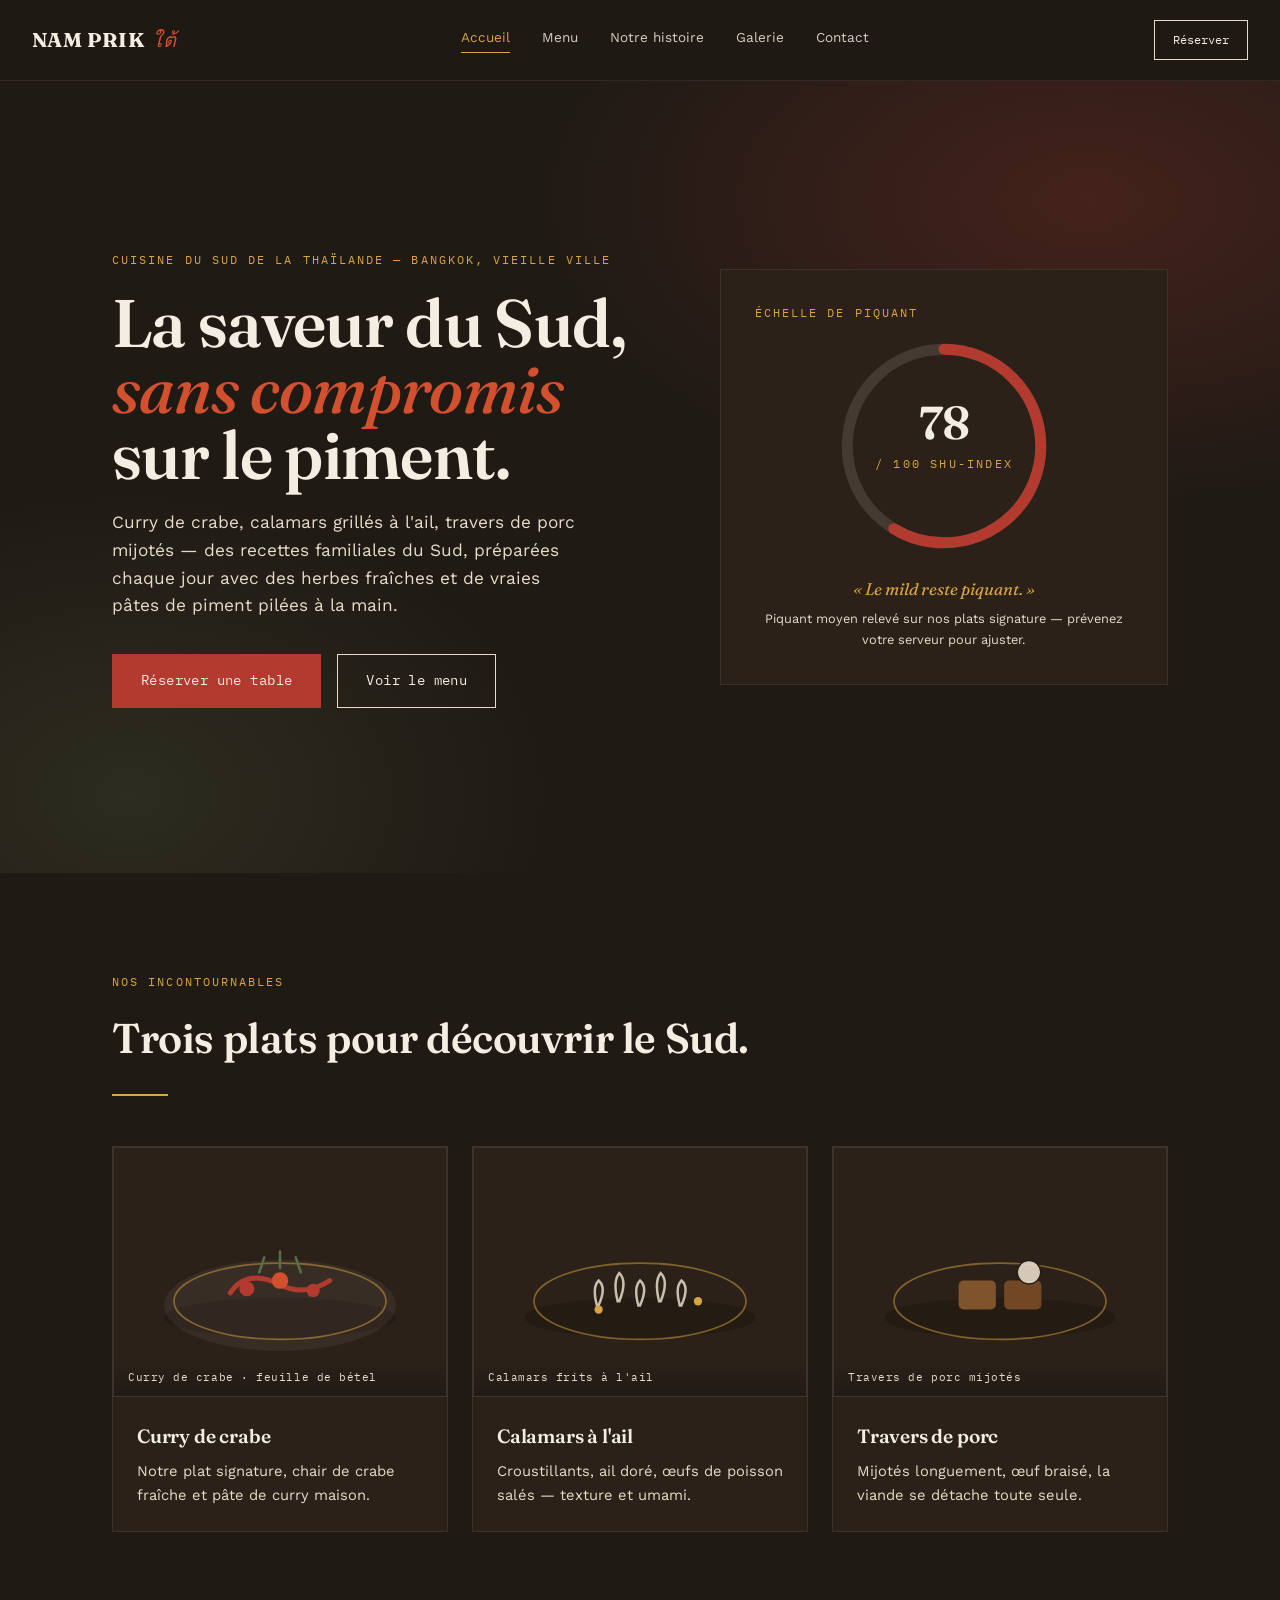
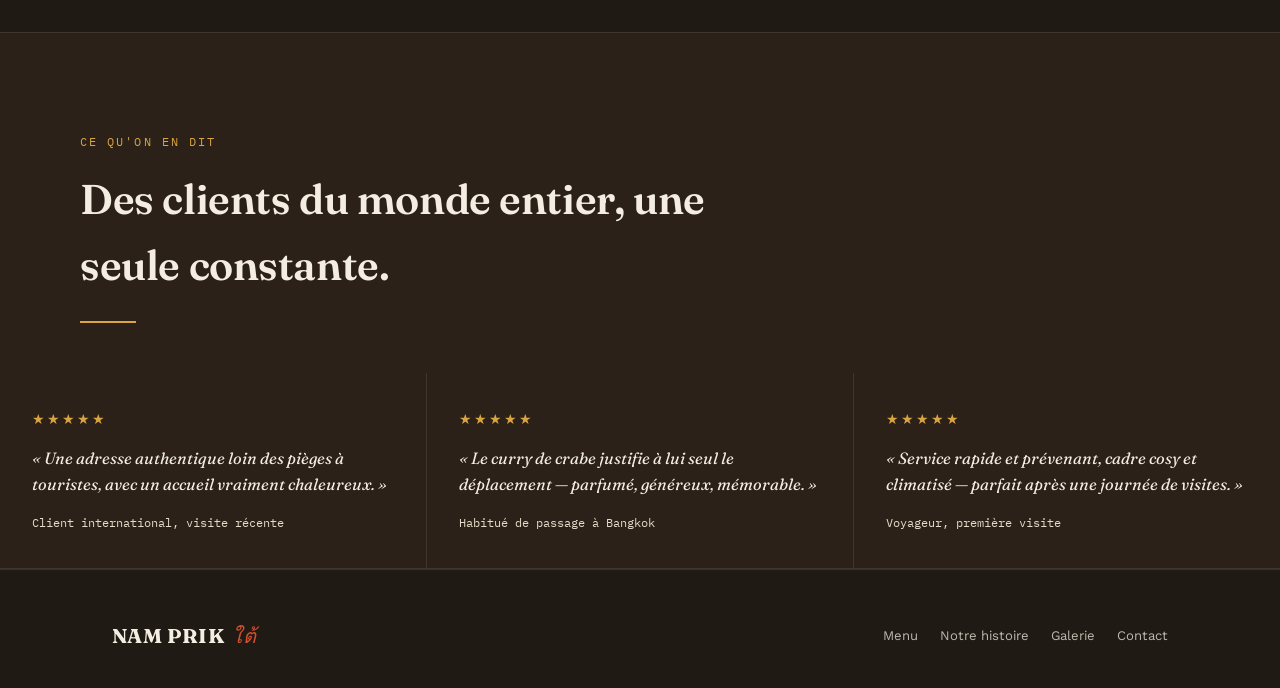
<file: index.html>
<!DOCTYPE html>
<html lang="fr">
<head>
<meta charset="UTF-8">
<meta name="viewport" content="width=device-width, initial-scale=1.0">
<title>Nam Prik Tai — Cuisine du Sud de la Thaïlande | Bangkok</title>
<link rel="preconnect" href="https://fonts.googleapis.com">
<link rel="preconnect" href="https://fonts.gstatic.com" crossorigin>
<link href="https://fonts.googleapis.com/css2?family=Fraunces:ital,opsz,wght@0,9..144,300;0,9..144,500;0,9..144,600;0,9..144,700;1,9..144,500&family=Work+Sans:wght@300;400;500;600&family=IBM+Plex+Mono:wght@400;500&display=swap" rel="stylesheet">
<link rel="stylesheet" href="styles.css">
</head>
<body>

<nav>
  <a class="logo" href="index.html">NAM PRIK <span>ใต้</span></a>
  <div class="nav-links">
    <a href="index.html" class="active">Accueil</a>
    <a href="menu.html">Menu</a>
    <a href="about.html">Notre histoire</a>
    <a href="gallery.html">Galerie</a>
    <a href="contact.html">Contact</a>
  </div>
  <a class="nav-cta" href="contact.html">Réserver</a>
</nav>

<section class="hero">
  <div class="wrap hero-grid">
    <div>
      <span class="eyebrow">Cuisine du Sud de la Thaïlande — Bangkok, vieille ville</span>
      <h1>La saveur du Sud, <em>sans compromis</em> sur le piment.</h1>
      <p class="lede">Curry de crabe, calamars grillés à l'ail, travers de porc mijotés — des recettes familiales du Sud, préparées chaque jour avec des herbes fraîches et de vraies pâtes de piment pilées à la main.</p>
      <div class="hero-ctas">
        <a href="contact.html" class="btn-primary">Réserver une table</a>
        <a href="menu.html" class="btn-ghost">Voir le menu</a>
      </div>
    </div>
    <div class="heat-panel">
      <span class="eyebrow">Échelle de piquant</span>
      <div class="dial">
        <svg viewBox="0 0 200 200">
          <circle cx="100" cy="100" r="88" fill="none" stroke="rgba(244,237,225,0.12)" stroke-width="10"/>
          <circle cx="100" cy="100" r="88" fill="none" stroke="#b23a2e" stroke-width="10"
                  stroke-dasharray="414" stroke-dashoffset="90" stroke-linecap="round"
                  transform="rotate(-90 100 100)"/>
          <text x="100" y="94" text-anchor="middle" font-family="Fraunces, serif" font-size="42" fill="#f4ede1" font-weight="600">78</text>
          <text x="100" y="120" text-anchor="middle" font-family="IBM Plex Mono, monospace" font-size="11" fill="#d9a441" letter-spacing="2">/ 100 SHU-INDEX</text>
        </svg>
      </div>
      <p class="heat-caption">« Le mild reste piquant. »</p>
      <p class="heat-sub">Piquant moyen relevé sur nos plats signature — prévenez votre serveur pour ajuster.</p>
    </div>
  </div>
</section>

<section>
  <div class="wrap">
    <div class="section-head">
      <span class="eyebrow">Nos incontournables</span>
      <h2>Trois plats pour découvrir le Sud.</h2>
      <div class="divider"></div>
    </div>
    <div class="teaser-grid">

      <div class="teaser-card">
        <div class="photo-frame">
          <svg viewBox="0 0 400 300" xmlns="http://www.w3.org/2000/svg">
            <rect width="400" height="300" fill="#2b2118"/>
            <ellipse cx="200" cy="205" rx="140" ry="24" fill="#241b13"/>
            <ellipse cx="200" cy="190" rx="140" ry="55" fill="#f4ede1" opacity="0.06"/>
            <ellipse cx="200" cy="185" rx="128" ry="46" fill="none" stroke="#d9a441" stroke-width="2" opacity="0.5"/>
            <path d="M140 175 q20 -30 60 -10 q30 15 60 -5" stroke="#b23a2e" stroke-width="6" fill="none" stroke-linecap="round"/>
            <circle cx="160" cy="170" r="9" fill="#b23a2e"/>
            <circle cx="200" cy="160" r="10" fill="#d3502f"/>
            <circle cx="240" cy="172" r="8" fill="#b23a2e"/>
            <path d="M175 150 l6 -18 M200 145 l0 -20 M225 150 l-6 -18" stroke="#5c6e46" stroke-width="3" stroke-linecap="round"/>
          </svg>
          <span class="photo-caption">Curry de crabe · feuille de bétel</span>
        </div>
        <div class="body">
          <h3>Curry de crabe</h3>
          <p>Notre plat signature, chair de crabe fraîche et pâte de curry maison.</p>
        </div>
      </div>

      <div class="teaser-card">
        <div class="photo-frame">
          <svg viewBox="0 0 400 300" xmlns="http://www.w3.org/2000/svg">
            <rect width="400" height="300" fill="#2b2118"/>
            <ellipse cx="200" cy="205" rx="140" ry="24" fill="#241b13"/>
            <ellipse cx="200" cy="185" rx="128" ry="46" fill="none" stroke="#d9a441" stroke-width="2" opacity="0.5"/>
            <g stroke="#e7dcc9" stroke-width="3" fill="none" opacity="0.85">
              <path d="M150 190 q10 -22 0 -30 q-8 8 -2 30z"/>
              <path d="M175 185 q10 -25 0 -34 q-8 9 -2 34z"/>
              <path d="M200 190 q10 -22 0 -30 q-8 8 -2 30z"/>
              <path d="M225 185 q10 -25 0 -34 q-8 9 -2 34z"/>
              <path d="M250 190 q10 -22 0 -30 q-8 8 -2 30z"/>
            </g>
            <circle cx="150" cy="195" r="5" fill="#d9a441"/>
            <circle cx="270" cy="185" r="5" fill="#d9a441"/>
          </svg>
          <span class="photo-caption">Calamars frits à l'ail</span>
        </div>
        <div class="body">
          <h3>Calamars à l'ail</h3>
          <p>Croustillants, ail doré, œufs de poisson salés — texture et umami.</p>
        </div>
      </div>

      <div class="teaser-card">
        <div class="photo-frame">
          <svg viewBox="0 0 400 300" xmlns="http://www.w3.org/2000/svg">
            <rect width="400" height="300" fill="#2b2118"/>
            <ellipse cx="200" cy="205" rx="140" ry="24" fill="#241b13"/>
            <ellipse cx="200" cy="185" rx="128" ry="46" fill="none" stroke="#d9a441" stroke-width="2" opacity="0.5"/>
            <rect x="150" y="160" width="45" height="35" rx="6" fill="#8a5a2e" opacity="0.9"/>
            <rect x="205" y="160" width="45" height="35" rx="6" fill="#7a4d26" opacity="0.9"/>
            <circle cx="235" cy="150" r="14" fill="#e7dcc9" opacity="0.9"/>
            <circle cx="235" cy="150" r="14" fill="none" stroke="#201a15" stroke-width="1.5"/>
          </svg>
          <span class="photo-caption">Travers de porc mijotés</span>
        </div>
        <div class="body">
          <h3>Travers de porc</h3>
          <p>Mijotés longuement, œuf braisé, la viande se détache toute seule.</p>
        </div>
      </div>

    </div>
  </div>
</section>

<section class="reviews-strip" style="padding:0;">
  <div style="padding:100px 0 0;" class="wrap">
    <div class="section-head">
      <span class="eyebrow">Ce qu'on en dit</span>
      <h2>Des clients du monde entier, une seule constante.</h2>
      <div class="divider"></div>
    </div>
  </div>
  <div class="review-grid">
    <div class="review-card">
      <div class="stars">★★★★★</div>
      <p>« Une adresse authentique loin des pièges à touristes, avec un accueil vraiment chaleureux. »</p>
      <div class="who">Client international, visite récente</div>
    </div>
    <div class="review-card">
      <div class="stars">★★★★★</div>
      <p>« Le curry de crabe justifie à lui seul le déplacement — parfumé, généreux, mémorable. »</p>
      <div class="who">Habitué de passage à Bangkok</div>
    </div>
    <div class="review-card">
      <div class="stars">★★★★★</div>
      <p>« Service rapide et prévenant, cadre cosy et climatisé — parfait après une journée de visites. »</p>
      <div class="who">Voyageur, première visite</div>
    </div>
  </div>
</section>

<footer>
  <div class="wrap foot-inner">
    <a class="logo" href="index.html">NAM PRIK <span>ใต้</span></a>
    <div class="foot-links">
      <a href="menu.html">Menu</a>
      <a href="about.html">Notre histoire</a>
      <a href="gallery.html">Galerie</a>
      <a href="contact.html">Contact</a>
    </div>
  </div>
</footer>

</body>
</html>
</file>
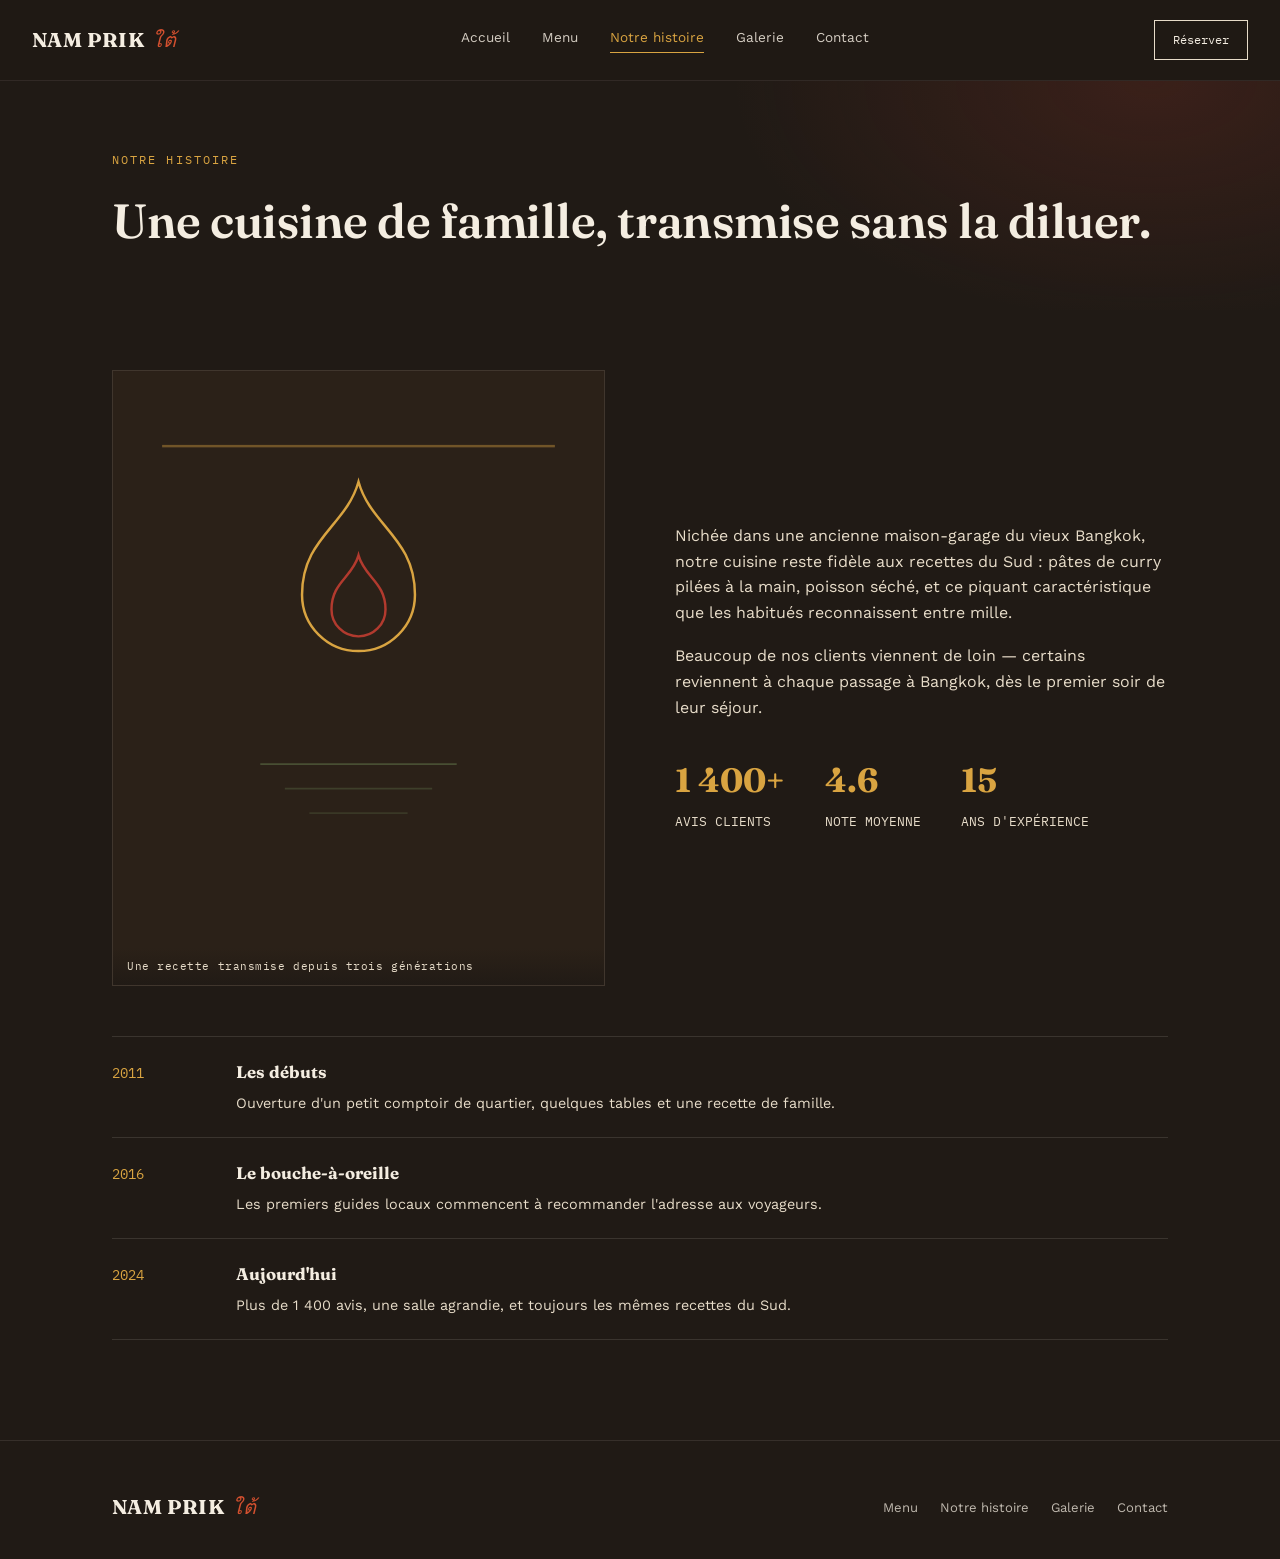
<file: about (1).html>
<!DOCTYPE html>
<html lang="fr">
<head>
<meta charset="UTF-8">
<meta name="viewport" content="width=device-width, initial-scale=1.0">
<title>Notre histoire — Nam Prik Tai</title>
<link rel="preconnect" href="https://fonts.googleapis.com">
<link rel="preconnect" href="https://fonts.gstatic.com" crossorigin>
<link href="https://fonts.googleapis.com/css2?family=Fraunces:ital,opsz,wght@0,9..144,300;0,9..144,500;0,9..144,600;0,9..144,700;1,9..144,500&family=Work+Sans:wght@300;400;500;600&family=IBM+Plex+Mono:wght@400;500&display=swap" rel="stylesheet">
<link rel="stylesheet" href="styles.css">
</head>
<body>

<nav>
  <a class="logo" href="index.html">NAM PRIK <span>ใต้</span></a>
  <div class="nav-links">
    <a href="index.html">Accueil</a>
    <a href="menu.html">Menu</a>
    <a href="about.html" class="active">Notre histoire</a>
    <a href="gallery.html">Galerie</a>
    <a href="contact.html">Contact</a>
  </div>
  <a class="nav-cta" href="contact.html">Réserver</a>
</nav>

<div class="page-header photo-band">
  <div class="wrap">
    <span class="eyebrow">Notre histoire</span>
    <h1>Une cuisine de famille, transmise sans la diluer.</h1>
  </div>
</div>

<section style="padding-top:60px;">
  <div class="wrap about-grid">
    <div class="about-visual">
      <div class="photo-frame">
        <svg viewBox="0 0 400 500" xmlns="http://www.w3.org/2000/svg">
          <rect width="400" height="500" fill="#2b2118"/>
          <rect x="40" y="60" width="320" height="2" fill="#d9a441" opacity="0.4"/>
          <path d="M200 90c-10 36-46 46-46 92a46 46 0 0092 0c0-46-36-56-46-92z" fill="none" stroke="#d9a441" stroke-width="2"/>
          <path d="M200 150c-5 18-22 22-22 44a22 22 0 0044 0c0-22-17-26-22-44z" fill="none" stroke="#b23a2e" stroke-width="2"/>
          <path d="M120 320h160" stroke="#5c6e46" stroke-width="1.5" opacity="0.6"/>
          <path d="M140 340h120" stroke="#5c6e46" stroke-width="1.5" opacity="0.4"/>
          <path d="M160 360h80" stroke="#5c6e46" stroke-width="1.5" opacity="0.3"/>
        </svg>
        <span class="photo-caption">Une recette transmise depuis trois générations</span>
      </div>
    </div>
    <div class="about-text">
      <p>Nichée dans une ancienne maison-garage du vieux Bangkok, notre cuisine reste fidèle aux recettes du Sud : pâtes de curry pilées à la main, poisson séché, et ce piquant caractéristique que les habitués reconnaissent entre mille.</p>
      <p>Beaucoup de nos clients viennent de loin — certains reviennent à chaque passage à Bangkok, dès le premier soir de leur séjour.</p>
      <div class="stat-row">
        <div class="stat"><b>1 400+</b><span>AVIS CLIENTS</span></div>
        <div class="stat"><b>4.6</b><span>NOTE MOYENNE</span></div>
        <div class="stat"><b>15</b><span>ANS D'EXPÉRIENCE</span></div>
      </div>
    </div>
  </div>

  <div class="wrap">
    <div class="timeline">
      <div class="timeline-item">
        <div class="year">2011</div>
        <div>
          <h4>Les débuts</h4>
          <p>Ouverture d'un petit comptoir de quartier, quelques tables et une recette de famille.</p>
        </div>
      </div>
      <div class="timeline-item">
        <div class="year">2016</div>
        <div>
          <h4>Le bouche-à-oreille</h4>
          <p>Les premiers guides locaux commencent à recommander l'adresse aux voyageurs.</p>
        </div>
      </div>
      <div class="timeline-item">
        <div class="year">2024</div>
        <div>
          <h4>Aujourd'hui</h4>
          <p>Plus de 1 400 avis, une salle agrandie, et toujours les mêmes recettes du Sud.</p>
        </div>
      </div>
    </div>
  </div>
</section>

<footer>
  <div class="wrap foot-inner">
    <a class="logo" href="index.html">NAM PRIK <span>ใต้</span></a>
    <div class="foot-links">
      <a href="menu.html">Menu</a>
      <a href="about.html">Notre histoire</a>
      <a href="gallery.html">Galerie</a>
      <a href="contact.html">Contact</a>
    </div>
  </div>
</footer>

</body>
</html>
</file>
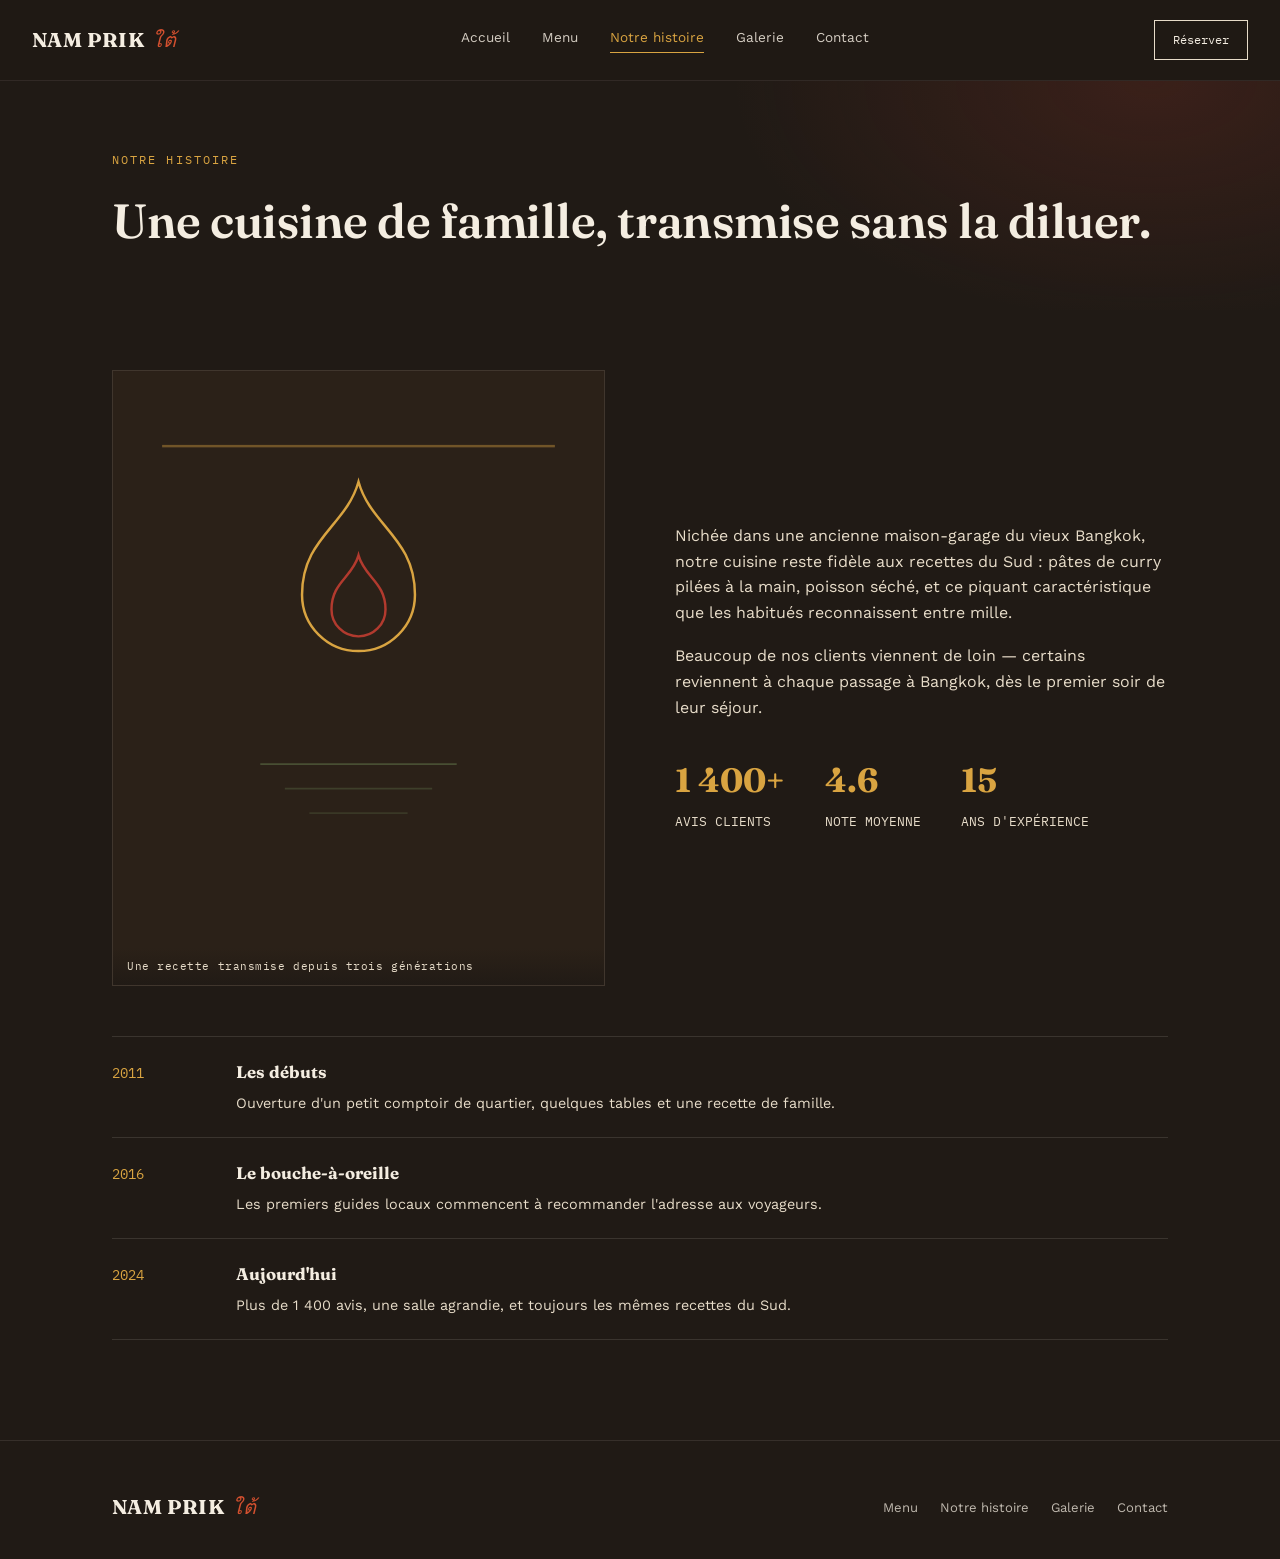
<file: about.html>
<!DOCTYPE html>
<html lang="fr">
<head>
<meta charset="UTF-8">
<meta name="viewport" content="width=device-width, initial-scale=1.0">
<title>Notre histoire — Nam Prik Tai</title>
<link rel="preconnect" href="https://fonts.googleapis.com">
<link rel="preconnect" href="https://fonts.gstatic.com" crossorigin>
<link href="https://fonts.googleapis.com/css2?family=Fraunces:ital,opsz,wght@0,9..144,300;0,9..144,500;0,9..144,600;0,9..144,700;1,9..144,500&family=Work+Sans:wght@300;400;500;600&family=IBM+Plex+Mono:wght@400;500&display=swap" rel="stylesheet">
<link rel="stylesheet" href="styles.css">
</head>
<body>

<nav>
  <a class="logo" href="index.html">NAM PRIK <span>ใต้</span></a>
  <div class="nav-links">
    <a href="index.html">Accueil</a>
    <a href="menu.html">Menu</a>
    <a href="about.html" class="active">Notre histoire</a>
    <a href="gallery.html">Galerie</a>
    <a href="contact.html">Contact</a>
  </div>
  <a class="nav-cta" href="contact.html">Réserver</a>
</nav>

<div class="page-header">
  <div class="wrap">
    <span class="eyebrow">Notre histoire</span>
    <h1>Une cuisine de famille, transmise sans la diluer.</h1>
  </div>
</div>

<section style="padding-top:60px;">
  <div class="wrap about-grid">
    <div class="about-visual">
      <div class="photo-frame">
        <svg viewBox="0 0 400 500" xmlns="http://www.w3.org/2000/svg">
          <rect width="400" height="500" fill="#2b2118"/>
          <rect x="40" y="60" width="320" height="2" fill="#d9a441" opacity="0.4"/>
          <path d="M200 90c-10 36-46 46-46 92a46 46 0 0092 0c0-46-36-56-46-92z" fill="none" stroke="#d9a441" stroke-width="2"/>
          <path d="M200 150c-5 18-22 22-22 44a22 22 0 0044 0c0-22-17-26-22-44z" fill="none" stroke="#b23a2e" stroke-width="2"/>
          <path d="M120 320h160" stroke="#5c6e46" stroke-width="1.5" opacity="0.6"/>
          <path d="M140 340h120" stroke="#5c6e46" stroke-width="1.5" opacity="0.4"/>
          <path d="M160 360h80" stroke="#5c6e46" stroke-width="1.5" opacity="0.3"/>
        </svg>
        <span class="photo-caption">Une recette transmise depuis trois générations</span>
      </div>
    </div>
    <div class="about-text">
      <p>Nichée dans une ancienne maison-garage du vieux Bangkok, notre cuisine reste fidèle aux recettes du Sud : pâtes de curry pilées à la main, poisson séché, et ce piquant caractéristique que les habitués reconnaissent entre mille.</p>
      <p>Beaucoup de nos clients viennent de loin — certains reviennent à chaque passage à Bangkok, dès le premier soir de leur séjour.</p>
      <div class="stat-row">
        <div class="stat"><b>1 400+</b><span>AVIS CLIENTS</span></div>
        <div class="stat"><b>4.6</b><span>NOTE MOYENNE</span></div>
        <div class="stat"><b>15</b><span>ANS D'EXPÉRIENCE</span></div>
      </div>
    </div>
  </div>

  <div class="wrap">
    <div class="timeline">
      <div class="timeline-item">
        <div class="year">2011</div>
        <div>
          <h4>Les débuts</h4>
          <p>Ouverture d'un petit comptoir de quartier, quelques tables et une recette de famille.</p>
        </div>
      </div>
      <div class="timeline-item">
        <div class="year">2016</div>
        <div>
          <h4>Le bouche-à-oreille</h4>
          <p>Les premiers guides locaux commencent à recommander l'adresse aux voyageurs.</p>
        </div>
      </div>
      <div class="timeline-item">
        <div class="year">2024</div>
        <div>
          <h4>Aujourd'hui</h4>
          <p>Plus de 1 400 avis, une salle agrandie, et toujours les mêmes recettes du Sud.</p>
        </div>
      </div>
    </div>
  </div>
</section>

<footer>
  <div class="wrap foot-inner">
    <a class="logo" href="index.html">NAM PRIK <span>ใต้</span></a>
    <div class="foot-links">
      <a href="menu.html">Menu</a>
      <a href="about.html">Notre histoire</a>
      <a href="gallery.html">Galerie</a>
      <a href="contact.html">Contact</a>
    </div>
  </div>
</footer>

</body>
</html>
</file>
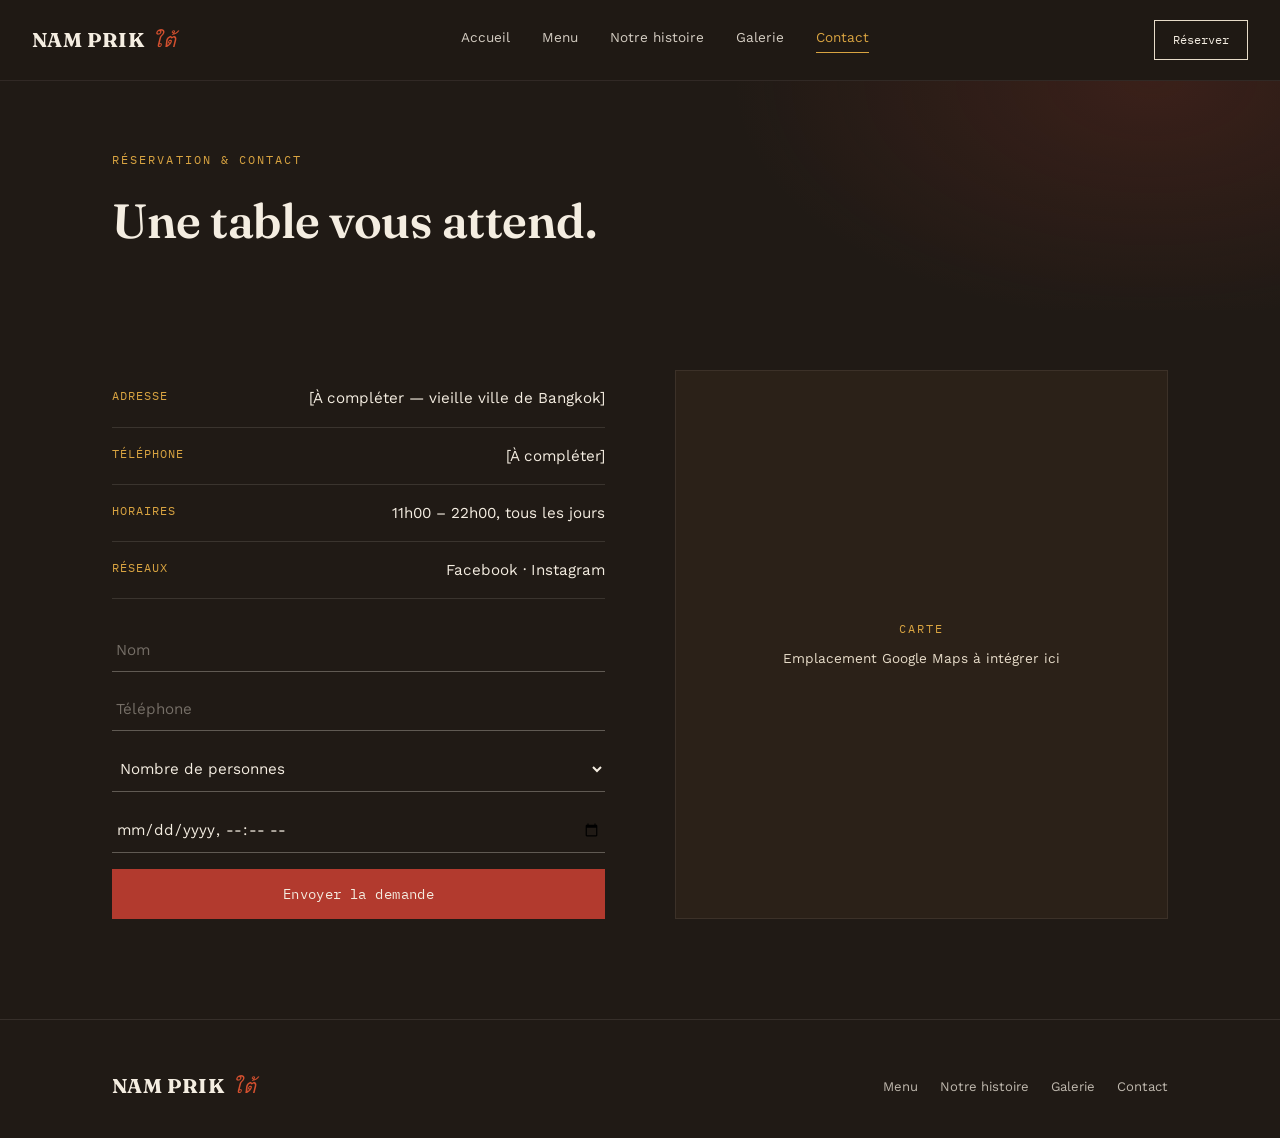
<file: contact (1).html>
<!DOCTYPE html>
<html lang="fr">
<head>
<meta charset="UTF-8">
<meta name="viewport" content="width=device-width, initial-scale=1.0">
<title>Contact & Réservation — Nam Prik Tai</title>
<link rel="preconnect" href="https://fonts.googleapis.com">
<link rel="preconnect" href="https://fonts.gstatic.com" crossorigin>
<link href="https://fonts.googleapis.com/css2?family=Fraunces:ital,opsz,wght@0,9..144,300;0,9..144,500;0,9..144,600;0,9..144,700;1,9..144,500&family=Work+Sans:wght@300;400;500;600&family=IBM+Plex+Mono:wght@400;500&display=swap" rel="stylesheet">
<link rel="stylesheet" href="styles.css">
</head>
<body>

<nav>
  <a class="logo" href="index.html">NAM PRIK <span>ใต้</span></a>
  <div class="nav-links">
    <a href="index.html">Accueil</a>
    <a href="menu.html">Menu</a>
    <a href="about.html">Notre histoire</a>
    <a href="gallery.html">Galerie</a>
    <a href="contact.html" class="active">Contact</a>
  </div>
  <a class="nav-cta" href="contact.html">Réserver</a>
</nav>

<div class="page-header photo-band">
  <div class="wrap">
    <span class="eyebrow">Réservation & contact</span>
    <h1>Une table vous attend.</h1>
  </div>
</div>

<section style="padding-top:60px;">
  <div class="wrap contact-grid">
    <div>
      <div class="info-line"><span class="label">Adresse</span><span>[À compléter — vieille ville de Bangkok]</span></div>
      <div class="info-line"><span class="label">Téléphone</span><span>[À compléter]</span></div>
      <div class="info-line"><span class="label">Horaires</span><span>11h00 – 22h00, tous les jours</span></div>
      <div class="info-line"><span class="label">Réseaux</span><span>Facebook · Instagram</span></div>

      <form onsubmit="event.preventDefault(); this.querySelector('.confirm').style.display='block';">
        <input type="text" placeholder="Nom" required>
        <input type="tel" placeholder="Téléphone" required>
        <select required>
          <option value="" disabled selected>Nombre de personnes</option>
          <option>1–2</option>
          <option>3–4</option>
          <option>5+</option>
        </select>
        <input type="datetime-local" required>
        <button type="submit" class="btn-primary" style="cursor:pointer; border:1px solid var(--chili);">Envoyer la demande</button>
        <p class="confirm" style="display:none; font-family:'IBM Plex Mono', monospace; font-size:0.8rem; color:var(--turmeric);">Demande envoyée — le restaurant vous confirmera par téléphone.</p>
      </form>
    </div>
    <div class="map-box">
      <span class="eyebrow">Carte</span>
      <p style="color:var(--rice-dim); font-size:0.85rem;">Emplacement Google Maps à intégrer ici</p>
    </div>
  </div>
</section>

<footer>
  <div class="wrap foot-inner">
    <a class="logo" href="index.html">NAM PRIK <span>ใต้</span></a>
    <div class="foot-links">
      <a href="menu.html">Menu</a>
      <a href="about.html">Notre histoire</a>
      <a href="gallery.html">Galerie</a>
      <a href="contact.html">Contact</a>
    </div>
  </div>
</footer>

</body>
</html>
</file>
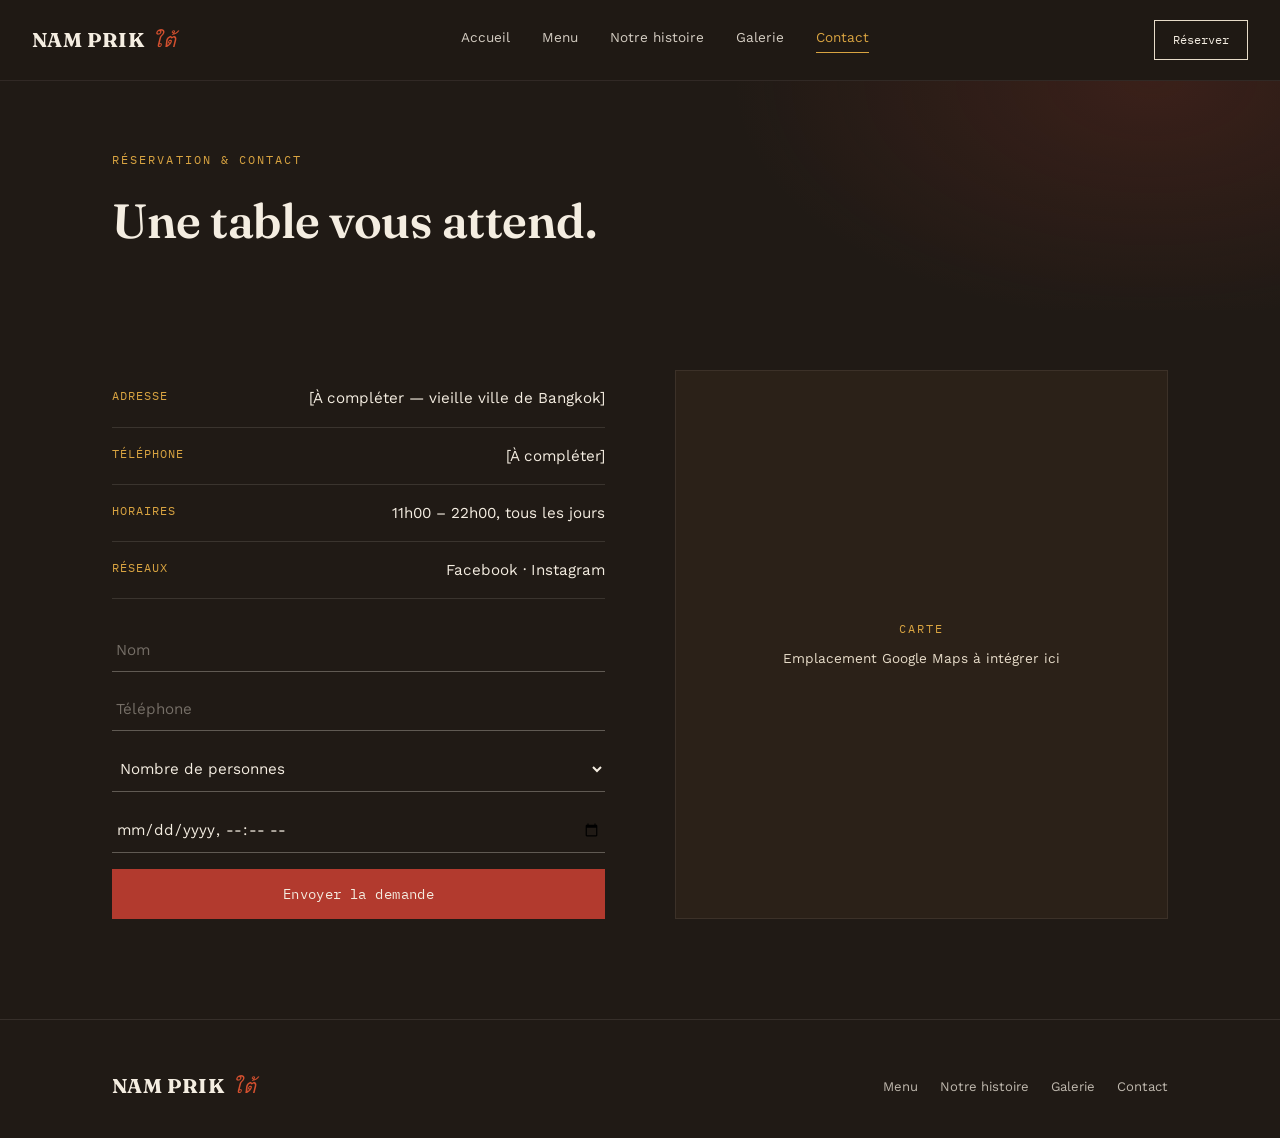
<file: contact.html>
<!DOCTYPE html>
<html lang="fr">
<head>
<meta charset="UTF-8">
<meta name="viewport" content="width=device-width, initial-scale=1.0">
<title>Contact & Réservation — Nam Prik Tai</title>
<link rel="preconnect" href="https://fonts.googleapis.com">
<link rel="preconnect" href="https://fonts.gstatic.com" crossorigin>
<link href="https://fonts.googleapis.com/css2?family=Fraunces:ital,opsz,wght@0,9..144,300;0,9..144,500;0,9..144,600;0,9..144,700;1,9..144,500&family=Work+Sans:wght@300;400;500;600&family=IBM+Plex+Mono:wght@400;500&display=swap" rel="stylesheet">
<link rel="stylesheet" href="styles.css">
</head>
<body>

<nav>
  <a class="logo" href="index.html">NAM PRIK <span>ใต้</span></a>
  <div class="nav-links">
    <a href="index.html">Accueil</a>
    <a href="menu.html">Menu</a>
    <a href="about.html">Notre histoire</a>
    <a href="gallery.html">Galerie</a>
    <a href="contact.html" class="active">Contact</a>
  </div>
  <a class="nav-cta" href="contact.html">Réserver</a>
</nav>

<div class="page-header">
  <div class="wrap">
    <span class="eyebrow">Réservation & contact</span>
    <h1>Une table vous attend.</h1>
  </div>
</div>

<section style="padding-top:60px;">
  <div class="wrap contact-grid">
    <div>
      <div class="info-line"><span class="label">Adresse</span><span>[À compléter — vieille ville de Bangkok]</span></div>
      <div class="info-line"><span class="label">Téléphone</span><span>[À compléter]</span></div>
      <div class="info-line"><span class="label">Horaires</span><span>11h00 – 22h00, tous les jours</span></div>
      <div class="info-line"><span class="label">Réseaux</span><span>Facebook · Instagram</span></div>

      <form onsubmit="event.preventDefault(); this.querySelector('.confirm').style.display='block';">
        <input type="text" placeholder="Nom" required>
        <input type="tel" placeholder="Téléphone" required>
        <select required>
          <option value="" disabled selected>Nombre de personnes</option>
          <option>1–2</option>
          <option>3–4</option>
          <option>5+</option>
        </select>
        <input type="datetime-local" required>
        <button type="submit" class="btn-primary" style="cursor:pointer; border:1px solid var(--chili);">Envoyer la demande</button>
        <p class="confirm" style="display:none; font-family:'IBM Plex Mono', monospace; font-size:0.8rem; color:var(--turmeric);">Demande envoyée — le restaurant vous confirmera par téléphone.</p>
      </form>
    </div>
    <div class="map-box">
      <span class="eyebrow">Carte</span>
      <p style="color:var(--rice-dim); font-size:0.85rem;">Emplacement Google Maps à intégrer ici</p>
    </div>
  </div>
</section>

<footer>
  <div class="wrap foot-inner">
    <a class="logo" href="index.html">NAM PRIK <span>ใต้</span></a>
    <div class="foot-links">
      <a href="menu.html">Menu</a>
      <a href="about.html">Notre histoire</a>
      <a href="gallery.html">Galerie</a>
      <a href="contact.html">Contact</a>
    </div>
  </div>
</footer>

</body>
</html>
</file>
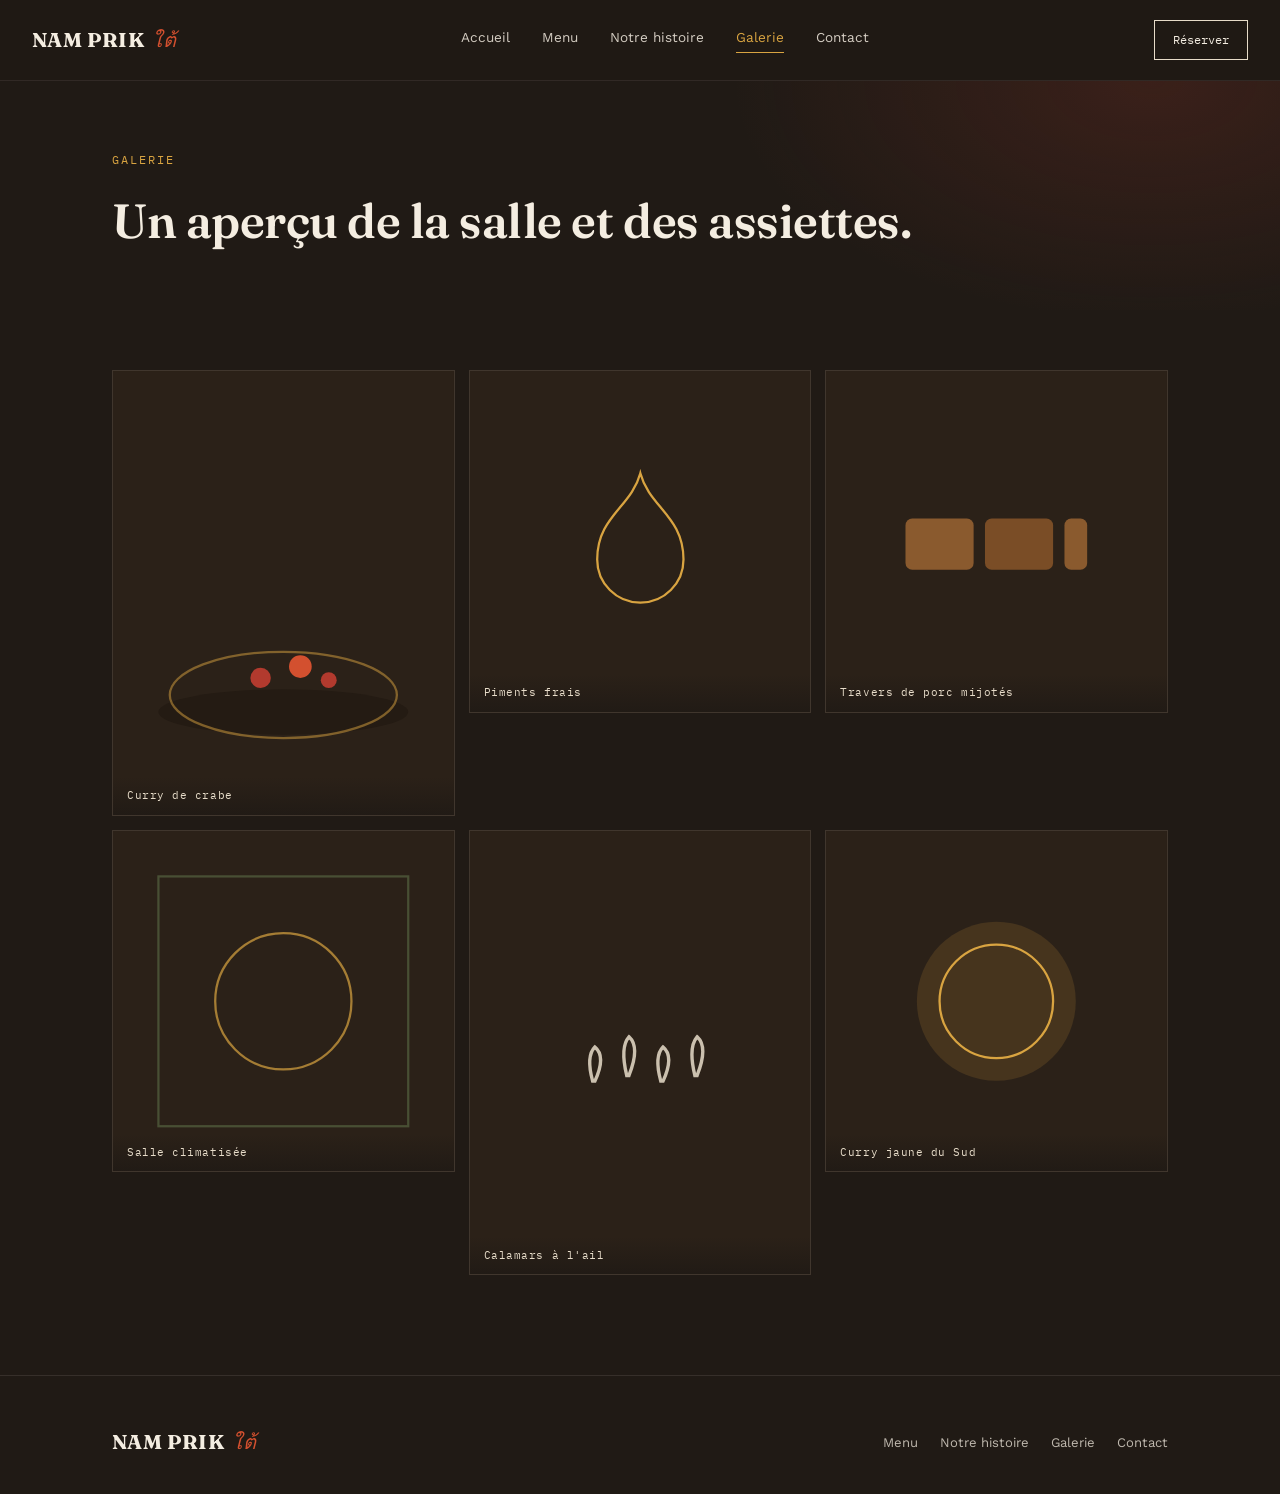
<file: gallery (1).html>
<!DOCTYPE html>
<html lang="fr">
<head>
<meta charset="UTF-8">
<meta name="viewport" content="width=device-width, initial-scale=1.0">
<title>Galerie — Nam Prik Tai</title>
<link rel="preconnect" href="https://fonts.googleapis.com">
<link rel="preconnect" href="https://fonts.gstatic.com" crossorigin>
<link href="https://fonts.googleapis.com/css2?family=Fraunces:ital,opsz,wght@0,9..144,300;0,9..144,500;0,9..144,600;0,9..144,700;1,9..144,500&family=Work+Sans:wght@300;400;500;600&family=IBM+Plex+Mono:wght@400;500&display=swap" rel="stylesheet">
<link rel="stylesheet" href="styles.css">
</head>
<body>

<nav>
  <a class="logo" href="index.html">NAM PRIK <span>ใต้</span></a>
  <div class="nav-links">
    <a href="index.html">Accueil</a>
    <a href="menu.html">Menu</a>
    <a href="about.html">Notre histoire</a>
    <a href="gallery.html" class="active">Galerie</a>
    <a href="contact.html">Contact</a>
  </div>
  <a class="nav-cta" href="contact.html">Réserver</a>
</nav>

<div class="page-header photo-band">
  <div class="wrap">
    <span class="eyebrow">Galerie</span>
    <h1>Un aperçu de la salle et des assiettes.</h1>
  </div>
</div>

<section style="padding-top:60px;">
  <div class="wrap">
    <div class="gallery-grid">

      <div class="photo-frame tall">
        <svg viewBox="0 0 300 390" xmlns="http://www.w3.org/2000/svg">
          <rect width="300" height="390" fill="#2b2118"/>
          <ellipse cx="150" cy="300" rx="110" ry="20" fill="#241b13"/>
          <ellipse cx="150" cy="285" rx="100" ry="38" fill="none" stroke="#d9a441" stroke-width="2" opacity="0.5"/>
          <circle cx="130" cy="270" r="9" fill="#b23a2e"/>
          <circle cx="165" cy="260" r="10" fill="#d3502f"/>
          <circle cx="190" cy="272" r="7" fill="#b23a2e"/>
        </svg>
        <span class="photo-caption">Curry de crabe</span>
      </div>

      <div class="photo-frame">
        <svg viewBox="0 0 300 300" xmlns="http://www.w3.org/2000/svg">
          <rect width="300" height="300" fill="#2b2118"/>
          <path d="M150 90c-8 30-38 38-38 76a38 38 0 0076 0c0-38-30-46-38-76z" fill="none" stroke="#d9a441" stroke-width="2"/>
        </svg>
        <span class="photo-caption">Piments frais</span>
      </div>

      <div class="photo-frame">
        <svg viewBox="0 0 300 300" xmlns="http://www.w3.org/2000/svg">
          <rect width="300" height="300" fill="#2b2118"/>
          <rect x="70" y="130" width="60" height="45" rx="6" fill="#8a5a2e"/>
          <rect x="140" y="130" width="60" height="45" rx="6" fill="#7a4d26"/>
          <rect x="210" y="130" width="20" height="45" rx="6" fill="#8a5a2e"/>
        </svg>
        <span class="photo-caption">Travers de porc mijotés</span>
      </div>

      <div class="photo-frame">
        <svg viewBox="0 0 300 300" xmlns="http://www.w3.org/2000/svg">
          <rect width="300" height="300" fill="#2b2118"/>
          <rect x="40" y="40" width="220" height="220" fill="none" stroke="#5c6e46" stroke-width="2" opacity="0.6"/>
          <circle cx="150" cy="150" r="60" fill="none" stroke="#d9a441" stroke-width="2" opacity="0.7"/>
        </svg>
        <span class="photo-caption">Salle climatisée</span>
      </div>

      <div class="photo-frame tall">
        <svg viewBox="0 0 300 390" xmlns="http://www.w3.org/2000/svg">
          <rect width="300" height="390" fill="#2b2118"/>
          <g stroke="#e7dcc9" stroke-width="3" fill="none" opacity="0.85">
            <path d="M110 220 q10 -22 0 -30 q-8 8 -2 30z"/>
            <path d="M140 215 q10 -25 0 -34 q-8 9 -2 34z"/>
            <path d="M170 220 q10 -22 0 -30 q-8 8 -2 30z"/>
            <path d="M200 215 q10 -25 0 -34 q-8 9 -2 34z"/>
          </g>
        </svg>
        <span class="photo-caption">Calamars à l'ail</span>
      </div>

      <div class="photo-frame">
        <svg viewBox="0 0 300 300" xmlns="http://www.w3.org/2000/svg">
          <rect width="300" height="300" fill="#2b2118"/>
          <circle cx="150" cy="150" r="70" fill="#d9a441" opacity="0.15"/>
          <circle cx="150" cy="150" r="50" fill="none" stroke="#d9a441" stroke-width="2"/>
        </svg>
        <span class="photo-caption">Curry jaune du Sud</span>
      </div>

    </div>
  </div>
</section>

<footer>
  <div class="wrap foot-inner">
    <a class="logo" href="index.html">NAM PRIK <span>ใต้</span></a>
    <div class="foot-links">
      <a href="menu.html">Menu</a>
      <a href="about.html">Notre histoire</a>
      <a href="gallery.html">Galerie</a>
      <a href="contact.html">Contact</a>
    </div>
  </div>
</footer>

</body>
</html>
</file>
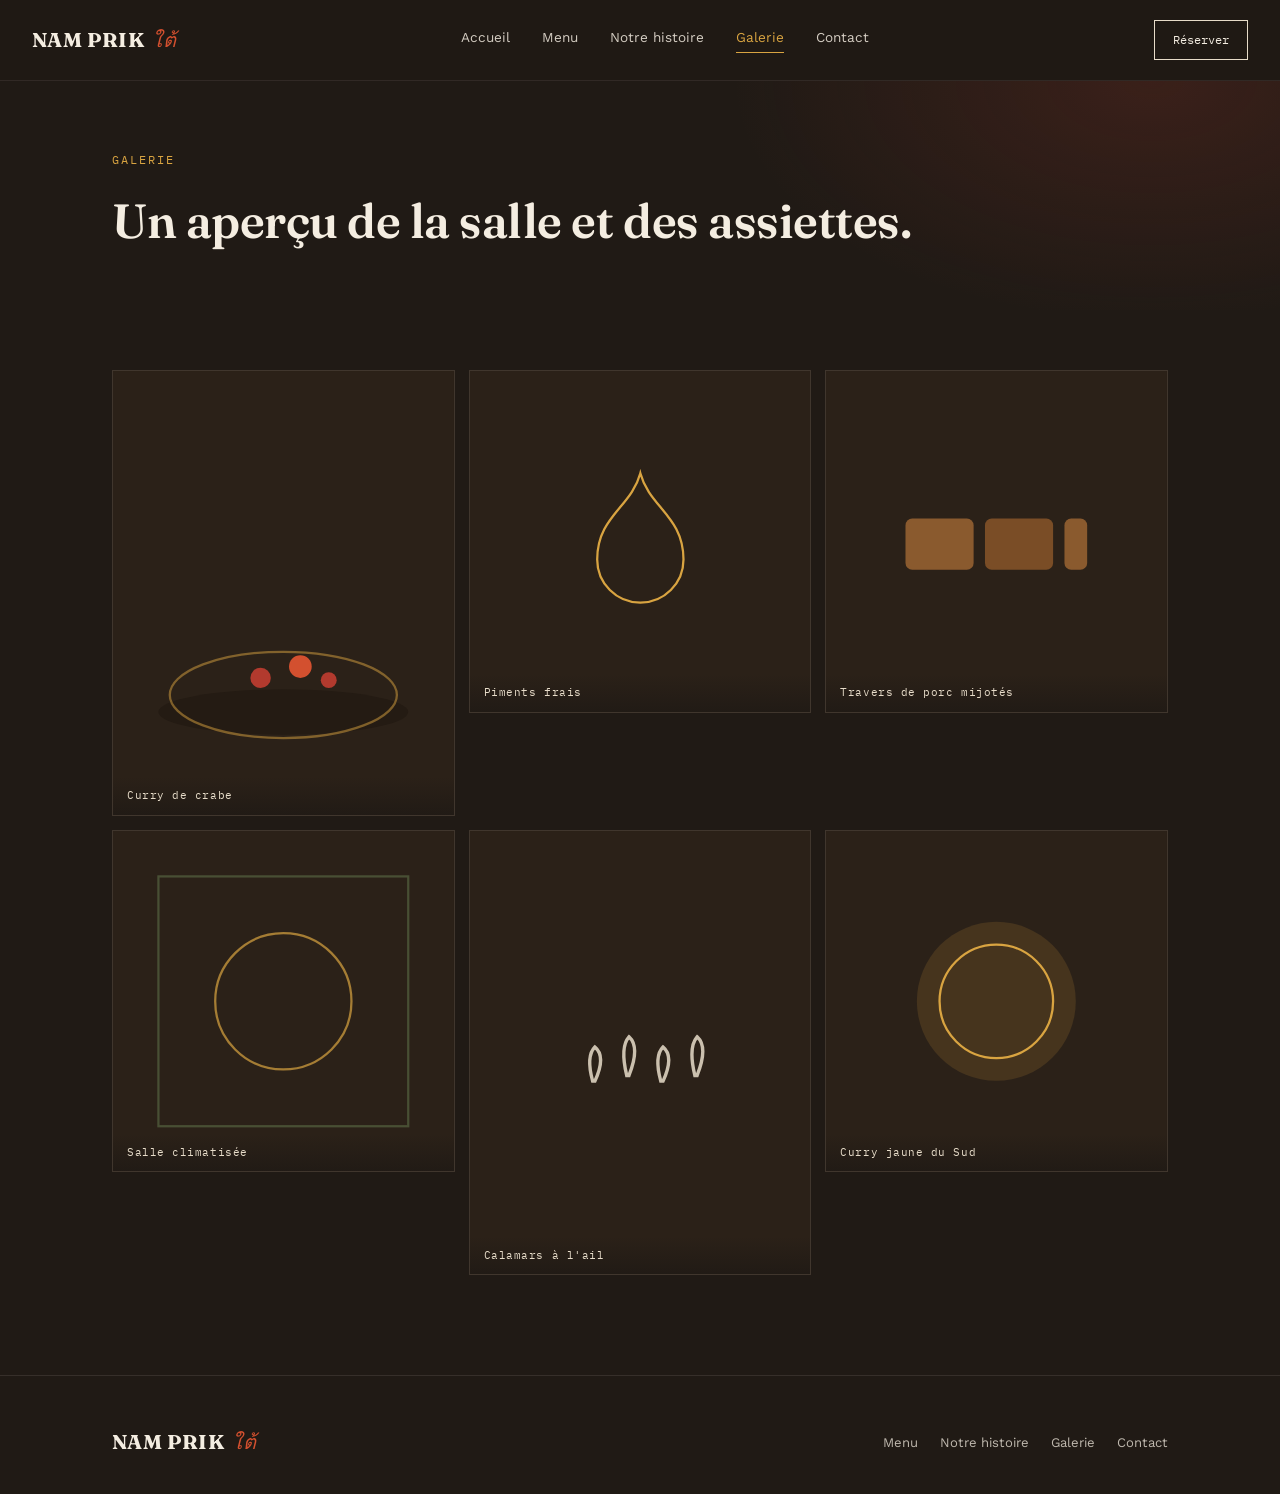
<file: gallery.html>
<!DOCTYPE html>
<html lang="fr">
<head>
<meta charset="UTF-8">
<meta name="viewport" content="width=device-width, initial-scale=1.0">
<title>Galerie — Nam Prik Tai</title>
<link rel="preconnect" href="https://fonts.googleapis.com">
<link rel="preconnect" href="https://fonts.gstatic.com" crossorigin>
<link href="https://fonts.googleapis.com/css2?family=Fraunces:ital,opsz,wght@0,9..144,300;0,9..144,500;0,9..144,600;0,9..144,700;1,9..144,500&family=Work+Sans:wght@300;400;500;600&family=IBM+Plex+Mono:wght@400;500&display=swap" rel="stylesheet">
<link rel="stylesheet" href="styles.css">
</head>
<body>

<nav>
  <a class="logo" href="index.html">NAM PRIK <span>ใต้</span></a>
  <div class="nav-links">
    <a href="index.html">Accueil</a>
    <a href="menu.html">Menu</a>
    <a href="about.html">Notre histoire</a>
    <a href="gallery.html" class="active">Galerie</a>
    <a href="contact.html">Contact</a>
  </div>
  <a class="nav-cta" href="contact.html">Réserver</a>
</nav>

<div class="page-header">
  <div class="wrap">
    <span class="eyebrow">Galerie</span>
    <h1>Un aperçu de la salle et des assiettes.</h1>
  </div>
</div>

<section style="padding-top:60px;">
  <div class="wrap">
    <div class="gallery-grid">

      <div class="photo-frame tall">
        <svg viewBox="0 0 300 390" xmlns="http://www.w3.org/2000/svg">
          <rect width="300" height="390" fill="#2b2118"/>
          <ellipse cx="150" cy="300" rx="110" ry="20" fill="#241b13"/>
          <ellipse cx="150" cy="285" rx="100" ry="38" fill="none" stroke="#d9a441" stroke-width="2" opacity="0.5"/>
          <circle cx="130" cy="270" r="9" fill="#b23a2e"/>
          <circle cx="165" cy="260" r="10" fill="#d3502f"/>
          <circle cx="190" cy="272" r="7" fill="#b23a2e"/>
        </svg>
        <span class="photo-caption">Curry de crabe</span>
      </div>

      <div class="photo-frame">
        <svg viewBox="0 0 300 300" xmlns="http://www.w3.org/2000/svg">
          <rect width="300" height="300" fill="#2b2118"/>
          <path d="M150 90c-8 30-38 38-38 76a38 38 0 0076 0c0-38-30-46-38-76z" fill="none" stroke="#d9a441" stroke-width="2"/>
        </svg>
        <span class="photo-caption">Piments frais</span>
      </div>

      <div class="photo-frame">
        <svg viewBox="0 0 300 300" xmlns="http://www.w3.org/2000/svg">
          <rect width="300" height="300" fill="#2b2118"/>
          <rect x="70" y="130" width="60" height="45" rx="6" fill="#8a5a2e"/>
          <rect x="140" y="130" width="60" height="45" rx="6" fill="#7a4d26"/>
          <rect x="210" y="130" width="20" height="45" rx="6" fill="#8a5a2e"/>
        </svg>
        <span class="photo-caption">Travers de porc mijotés</span>
      </div>

      <div class="photo-frame">
        <svg viewBox="0 0 300 300" xmlns="http://www.w3.org/2000/svg">
          <rect width="300" height="300" fill="#2b2118"/>
          <rect x="40" y="40" width="220" height="220" fill="none" stroke="#5c6e46" stroke-width="2" opacity="0.6"/>
          <circle cx="150" cy="150" r="60" fill="none" stroke="#d9a441" stroke-width="2" opacity="0.7"/>
        </svg>
        <span class="photo-caption">Salle climatisée</span>
      </div>

      <div class="photo-frame tall">
        <svg viewBox="0 0 300 390" xmlns="http://www.w3.org/2000/svg">
          <rect width="300" height="390" fill="#2b2118"/>
          <g stroke="#e7dcc9" stroke-width="3" fill="none" opacity="0.85">
            <path d="M110 220 q10 -22 0 -30 q-8 8 -2 30z"/>
            <path d="M140 215 q10 -25 0 -34 q-8 9 -2 34z"/>
            <path d="M170 220 q10 -22 0 -30 q-8 8 -2 30z"/>
            <path d="M200 215 q10 -25 0 -34 q-8 9 -2 34z"/>
          </g>
        </svg>
        <span class="photo-caption">Calamars à l'ail</span>
      </div>

      <div class="photo-frame">
        <svg viewBox="0 0 300 300" xmlns="http://www.w3.org/2000/svg">
          <rect width="300" height="300" fill="#2b2118"/>
          <circle cx="150" cy="150" r="70" fill="#d9a441" opacity="0.15"/>
          <circle cx="150" cy="150" r="50" fill="none" stroke="#d9a441" stroke-width="2"/>
        </svg>
        <span class="photo-caption">Curry jaune du Sud</span>
      </div>

    </div>
  </div>
</section>

<footer>
  <div class="wrap foot-inner">
    <a class="logo" href="index.html">NAM PRIK <span>ใต้</span></a>
    <div class="foot-links">
      <a href="menu.html">Menu</a>
      <a href="about.html">Notre histoire</a>
      <a href="gallery.html">Galerie</a>
      <a href="contact.html">Contact</a>
    </div>
  </div>
</footer>

</body>
</html>
</file>
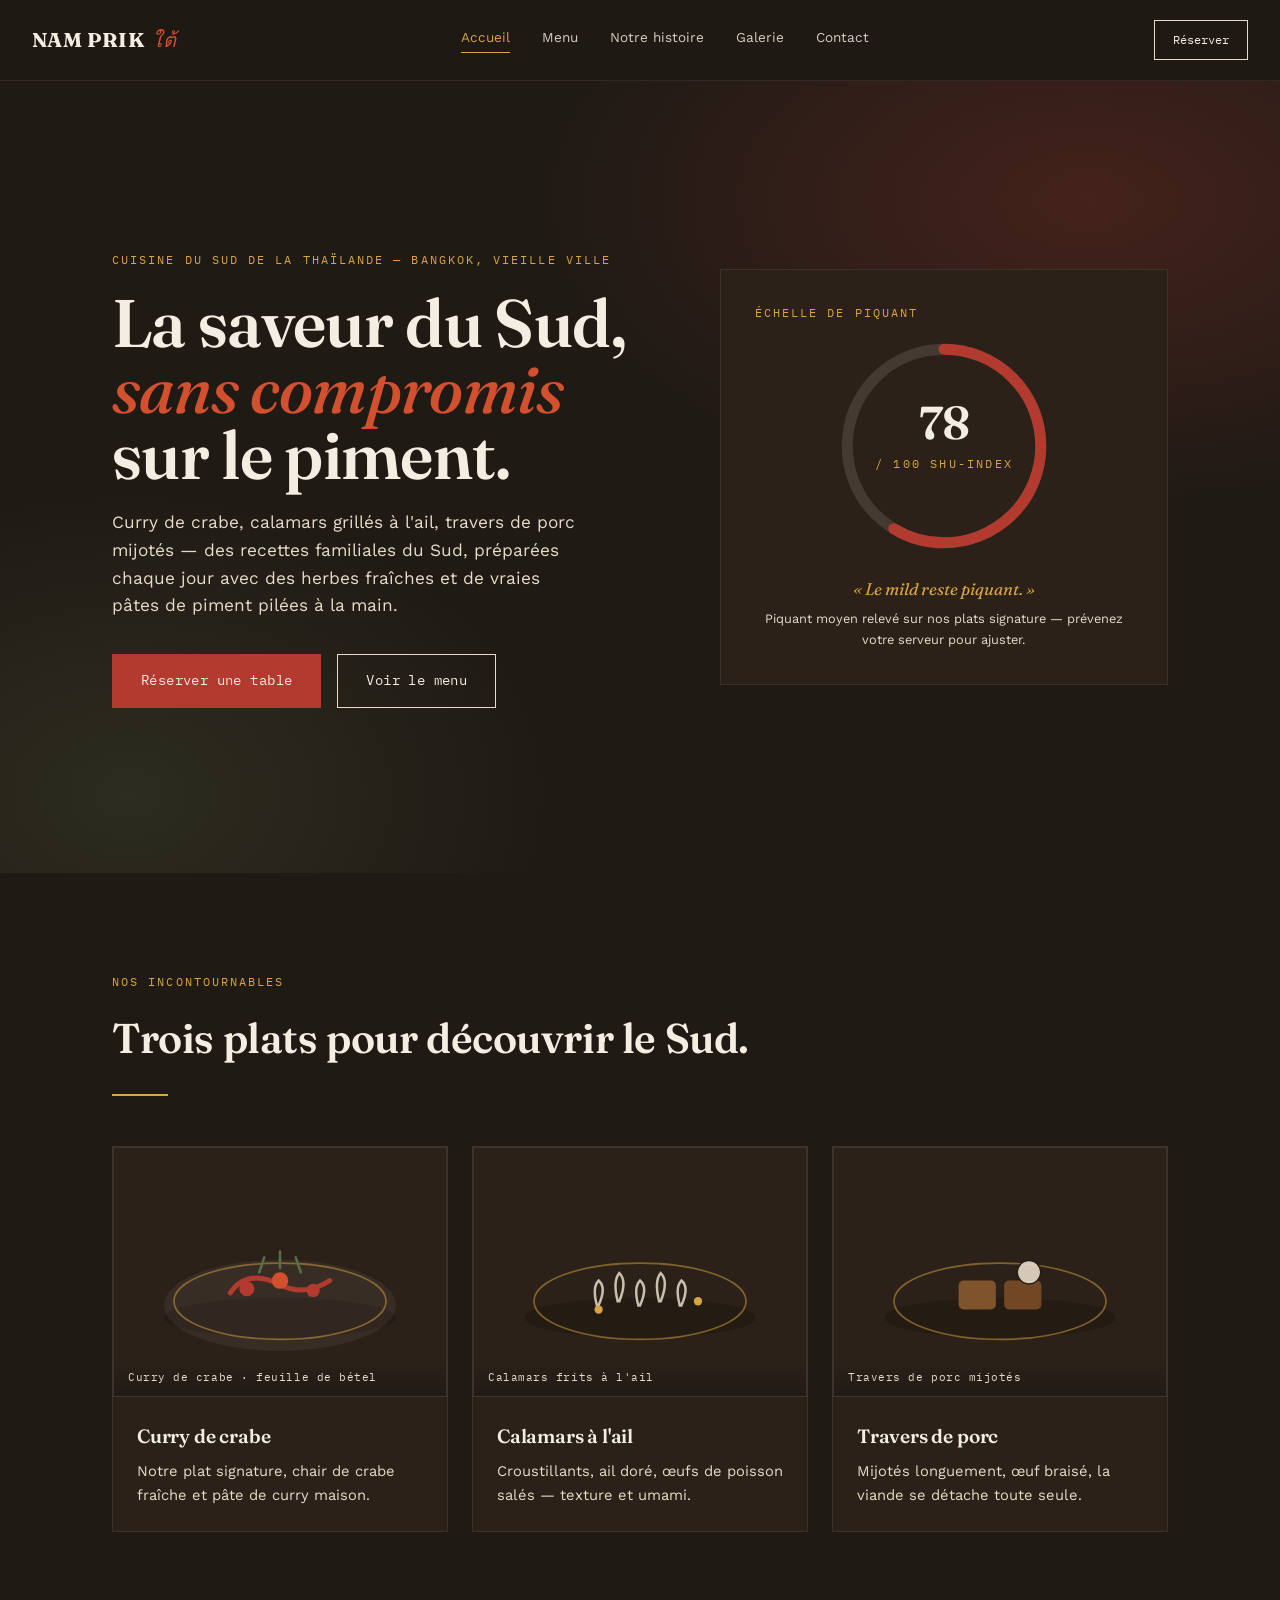
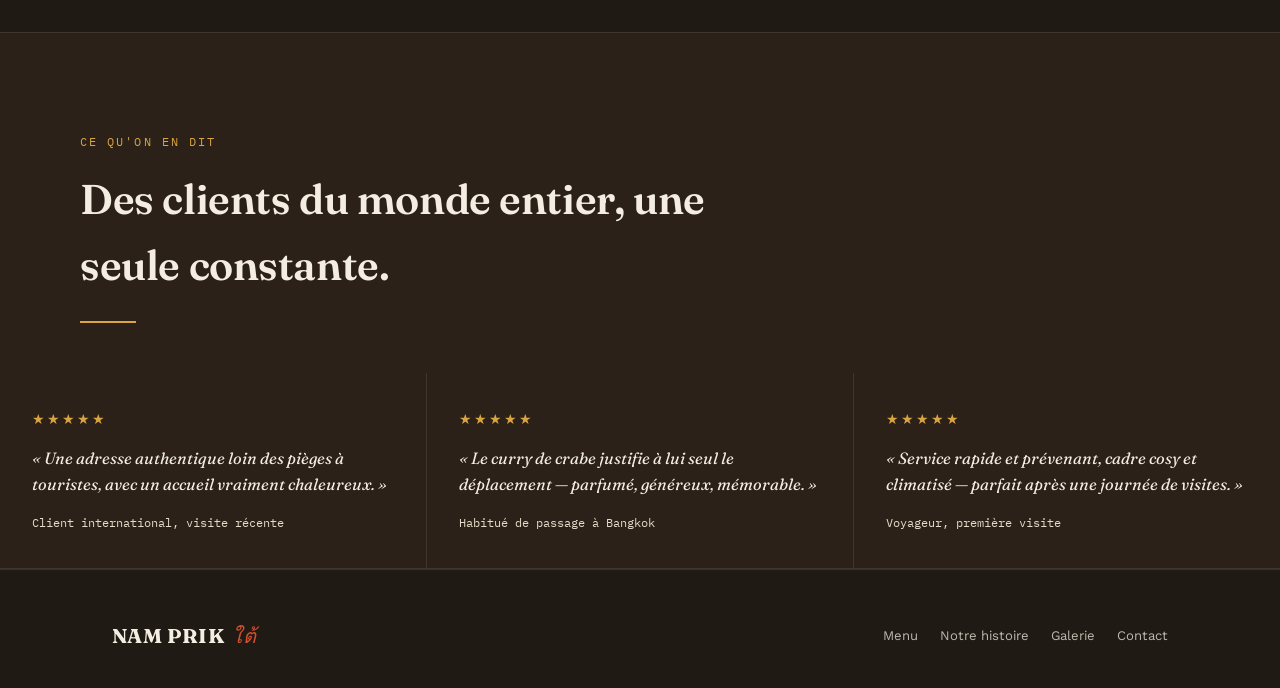
<file: index (1).html>
<!DOCTYPE html>
<html lang="fr">
<head>
<meta charset="UTF-8">
<meta name="viewport" content="width=device-width, initial-scale=1.0">
<title>Nam Prik Tai — Cuisine du Sud de la Thaïlande | Bangkok</title>
<link rel="preconnect" href="https://fonts.googleapis.com">
<link rel="preconnect" href="https://fonts.gstatic.com" crossorigin>
<link href="https://fonts.googleapis.com/css2?family=Fraunces:ital,opsz,wght@0,9..144,300;0,9..144,500;0,9..144,600;0,9..144,700;1,9..144,500&family=Work+Sans:wght@300;400;500;600&family=IBM+Plex+Mono:wght@400;500&display=swap" rel="stylesheet">
<link rel="stylesheet" href="styles.css">
</head>
<body>

<nav>
  <a class="logo" href="index.html">NAM PRIK <span>ใต้</span></a>
  <div class="nav-links">
    <a href="index.html" class="active">Accueil</a>
    <a href="menu.html">Menu</a>
    <a href="about.html">Notre histoire</a>
    <a href="gallery.html">Galerie</a>
    <a href="contact.html">Contact</a>
  </div>
  <a class="nav-cta" href="contact.html">Réserver</a>
</nav>

<section class="hero has-photo">
  <div class="wrap hero-grid">
    <div>
      <span class="eyebrow">Cuisine du Sud de la Thaïlande — Bangkok, vieille ville</span>
      <h1>La saveur du Sud, <em>sans compromis</em> sur le piment.</h1>
      <p class="lede">Curry de crabe, calamars grillés à l'ail, travers de porc mijotés — des recettes familiales du Sud, préparées chaque jour avec des herbes fraîches et de vraies pâtes de piment pilées à la main.</p>
      <div class="hero-ctas">
        <a href="contact.html" class="btn-primary">Réserver une table</a>
        <a href="menu.html" class="btn-ghost">Voir le menu</a>
      </div>
    </div>
    <div class="heat-panel">
      <span class="eyebrow">Échelle de piquant</span>
      <div class="dial">
        <svg viewBox="0 0 200 200">
          <circle cx="100" cy="100" r="88" fill="none" stroke="rgba(244,237,225,0.12)" stroke-width="10"/>
          <circle cx="100" cy="100" r="88" fill="none" stroke="#b23a2e" stroke-width="10"
                  stroke-dasharray="414" stroke-dashoffset="90" stroke-linecap="round"
                  transform="rotate(-90 100 100)"/>
          <text x="100" y="94" text-anchor="middle" font-family="Fraunces, serif" font-size="42" fill="#f4ede1" font-weight="600">78</text>
          <text x="100" y="120" text-anchor="middle" font-family="IBM Plex Mono, monospace" font-size="11" fill="#d9a441" letter-spacing="2">/ 100 SHU-INDEX</text>
        </svg>
      </div>
      <p class="heat-caption">« Le mild reste piquant. »</p>
      <p class="heat-sub">Piquant moyen relevé sur nos plats signature — prévenez votre serveur pour ajuster.</p>
    </div>
  </div>
</section>

<section>
  <div class="wrap">
    <div class="section-head">
      <span class="eyebrow">Nos incontournables</span>
      <h2>Trois plats pour découvrir le Sud.</h2>
      <div class="divider"></div>
    </div>
    <div class="teaser-grid">

      <div class="teaser-card">
        <div class="photo-frame">
          <svg viewBox="0 0 400 300" xmlns="http://www.w3.org/2000/svg">
            <rect width="400" height="300" fill="#2b2118"/>
            <ellipse cx="200" cy="205" rx="140" ry="24" fill="#241b13"/>
            <ellipse cx="200" cy="190" rx="140" ry="55" fill="#f4ede1" opacity="0.06"/>
            <ellipse cx="200" cy="185" rx="128" ry="46" fill="none" stroke="#d9a441" stroke-width="2" opacity="0.5"/>
            <path d="M140 175 q20 -30 60 -10 q30 15 60 -5" stroke="#b23a2e" stroke-width="6" fill="none" stroke-linecap="round"/>
            <circle cx="160" cy="170" r="9" fill="#b23a2e"/>
            <circle cx="200" cy="160" r="10" fill="#d3502f"/>
            <circle cx="240" cy="172" r="8" fill="#b23a2e"/>
            <path d="M175 150 l6 -18 M200 145 l0 -20 M225 150 l-6 -18" stroke="#5c6e46" stroke-width="3" stroke-linecap="round"/>
          </svg>
          <span class="photo-caption">Curry de crabe · feuille de bétel</span>
        </div>
        <div class="body">
          <h3>Curry de crabe</h3>
          <p>Notre plat signature, chair de crabe fraîche et pâte de curry maison.</p>
        </div>
      </div>

      <div class="teaser-card">
        <div class="photo-frame">
          <svg viewBox="0 0 400 300" xmlns="http://www.w3.org/2000/svg">
            <rect width="400" height="300" fill="#2b2118"/>
            <ellipse cx="200" cy="205" rx="140" ry="24" fill="#241b13"/>
            <ellipse cx="200" cy="185" rx="128" ry="46" fill="none" stroke="#d9a441" stroke-width="2" opacity="0.5"/>
            <g stroke="#e7dcc9" stroke-width="3" fill="none" opacity="0.85">
              <path d="M150 190 q10 -22 0 -30 q-8 8 -2 30z"/>
              <path d="M175 185 q10 -25 0 -34 q-8 9 -2 34z"/>
              <path d="M200 190 q10 -22 0 -30 q-8 8 -2 30z"/>
              <path d="M225 185 q10 -25 0 -34 q-8 9 -2 34z"/>
              <path d="M250 190 q10 -22 0 -30 q-8 8 -2 30z"/>
            </g>
            <circle cx="150" cy="195" r="5" fill="#d9a441"/>
            <circle cx="270" cy="185" r="5" fill="#d9a441"/>
          </svg>
          <span class="photo-caption">Calamars frits à l'ail</span>
        </div>
        <div class="body">
          <h3>Calamars à l'ail</h3>
          <p>Croustillants, ail doré, œufs de poisson salés — texture et umami.</p>
        </div>
      </div>

      <div class="teaser-card">
        <div class="photo-frame">
          <svg viewBox="0 0 400 300" xmlns="http://www.w3.org/2000/svg">
            <rect width="400" height="300" fill="#2b2118"/>
            <ellipse cx="200" cy="205" rx="140" ry="24" fill="#241b13"/>
            <ellipse cx="200" cy="185" rx="128" ry="46" fill="none" stroke="#d9a441" stroke-width="2" opacity="0.5"/>
            <rect x="150" y="160" width="45" height="35" rx="6" fill="#8a5a2e" opacity="0.9"/>
            <rect x="205" y="160" width="45" height="35" rx="6" fill="#7a4d26" opacity="0.9"/>
            <circle cx="235" cy="150" r="14" fill="#e7dcc9" opacity="0.9"/>
            <circle cx="235" cy="150" r="14" fill="none" stroke="#201a15" stroke-width="1.5"/>
          </svg>
          <span class="photo-caption">Travers de porc mijotés</span>
        </div>
        <div class="body">
          <h3>Travers de porc</h3>
          <p>Mijotés longuement, œuf braisé, la viande se détache toute seule.</p>
        </div>
      </div>

    </div>
  </div>
</section>

<section class="reviews-strip" style="padding:0;">
  <div style="padding:100px 0 0;" class="wrap">
    <div class="section-head">
      <span class="eyebrow">Ce qu'on en dit</span>
      <h2>Des clients du monde entier, une seule constante.</h2>
      <div class="divider"></div>
    </div>
  </div>
  <div class="review-grid">
    <div class="review-card">
      <div class="stars">★★★★★</div>
      <p>« Une adresse authentique loin des pièges à touristes, avec un accueil vraiment chaleureux. »</p>
      <div class="who">Client international, visite récente</div>
    </div>
    <div class="review-card">
      <div class="stars">★★★★★</div>
      <p>« Le curry de crabe justifie à lui seul le déplacement — parfumé, généreux, mémorable. »</p>
      <div class="who">Habitué de passage à Bangkok</div>
    </div>
    <div class="review-card">
      <div class="stars">★★★★★</div>
      <p>« Service rapide et prévenant, cadre cosy et climatisé — parfait après une journée de visites. »</p>
      <div class="who">Voyageur, première visite</div>
    </div>
  </div>
</section>

<footer>
  <div class="wrap foot-inner">
    <a class="logo" href="index.html">NAM PRIK <span>ใต้</span></a>
    <div class="foot-links">
      <a href="menu.html">Menu</a>
      <a href="about.html">Notre histoire</a>
      <a href="gallery.html">Galerie</a>
      <a href="contact.html">Contact</a>
    </div>
  </div>
</footer>

</body>
</html>
</file>
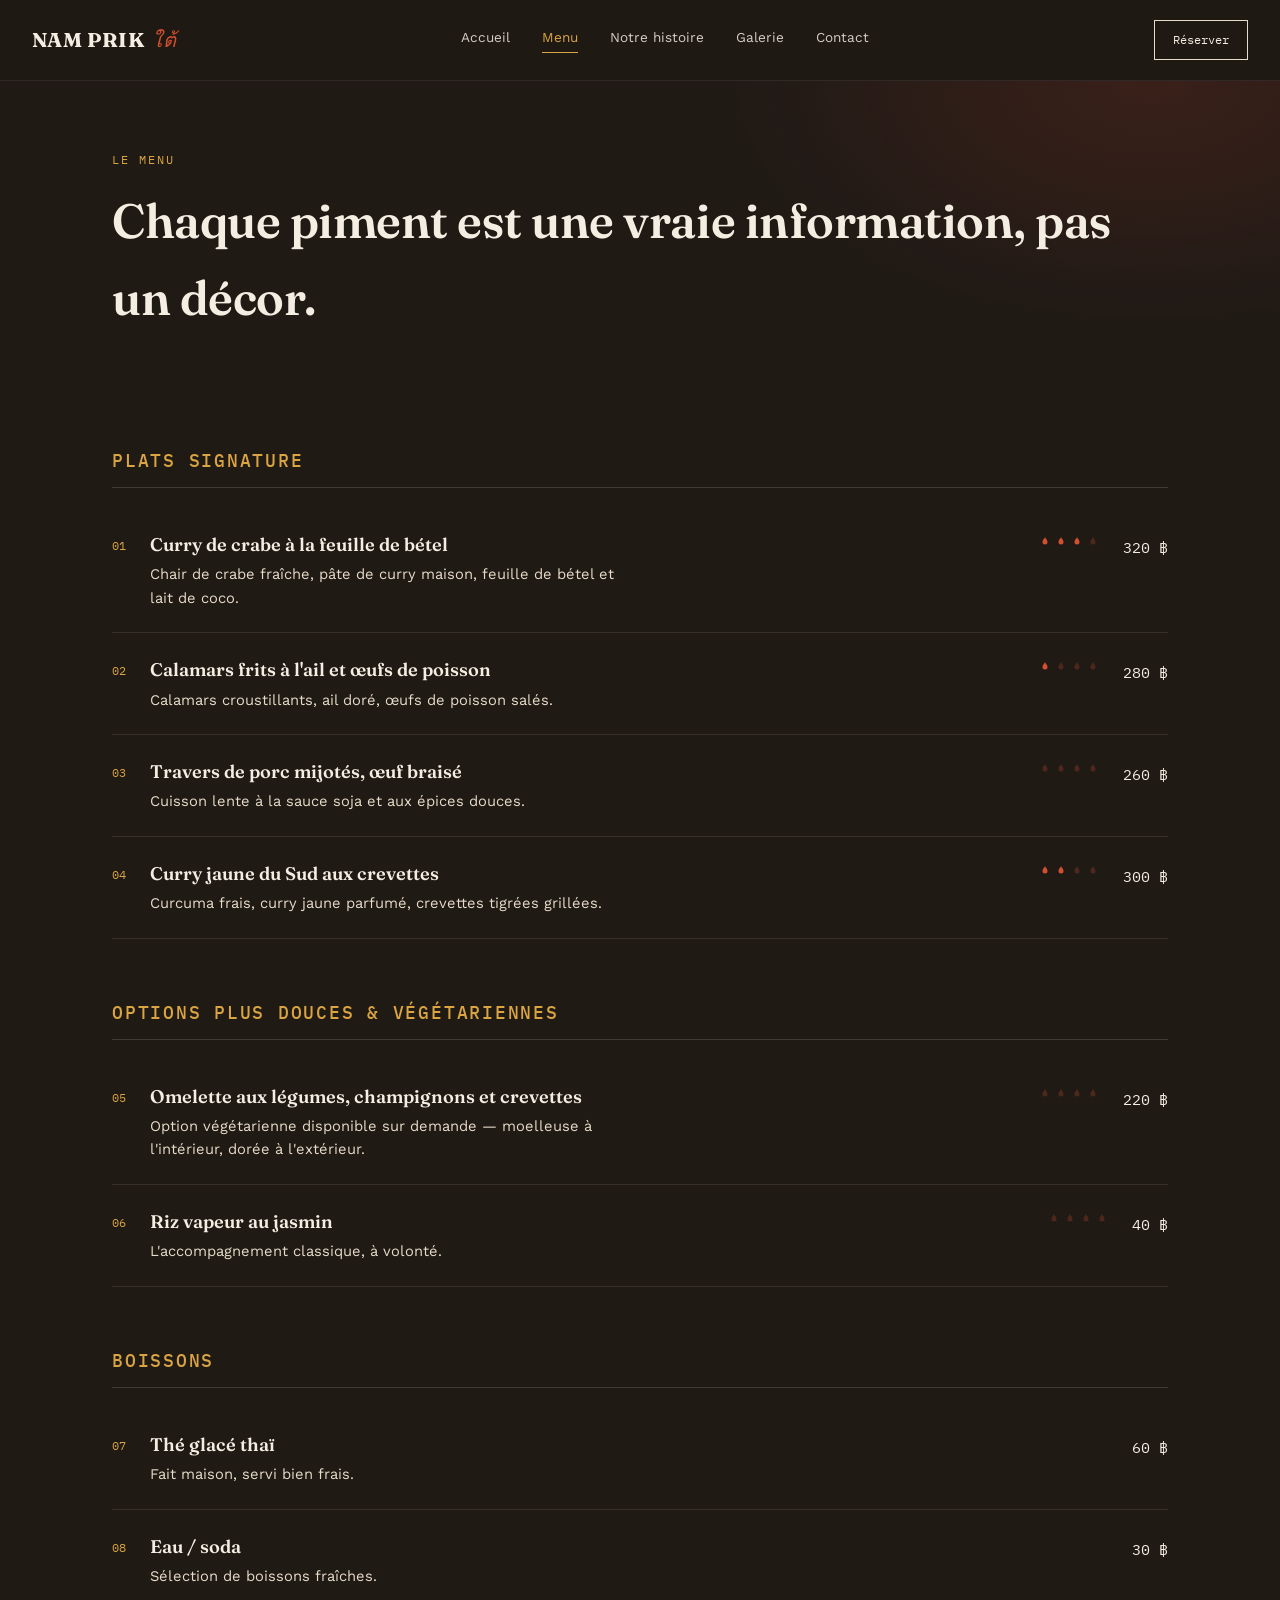
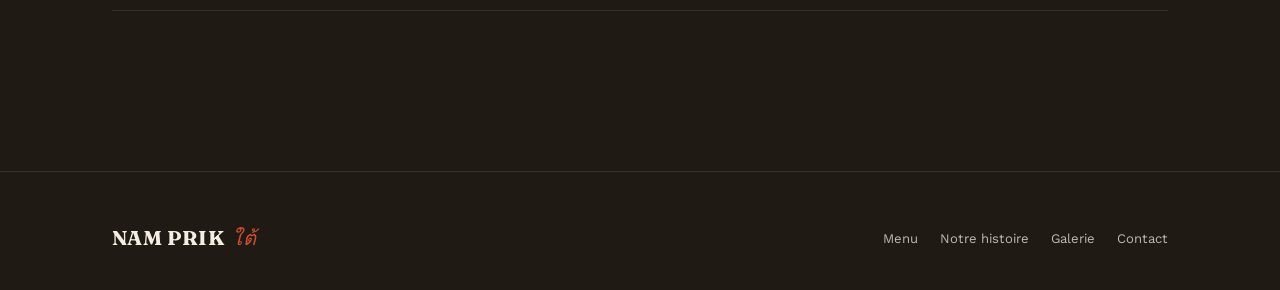
<file: menu (1).html>
<!DOCTYPE html>
<html lang="fr">
<head>
<meta charset="UTF-8">
<meta name="viewport" content="width=device-width, initial-scale=1.0">
<title>Menu — Nam Prik Tai</title>
<link rel="preconnect" href="https://fonts.googleapis.com">
<link rel="preconnect" href="https://fonts.gstatic.com" crossorigin>
<link href="https://fonts.googleapis.com/css2?family=Fraunces:ital,opsz,wght@0,9..144,300;0,9..144,500;0,9..144,600;0,9..144,700;1,9..144,500&family=Work+Sans:wght@300;400;500;600&family=IBM+Plex+Mono:wght@400;500&display=swap" rel="stylesheet">
<link rel="stylesheet" href="styles.css">
</head>
<body>

<nav>
  <a class="logo" href="index.html">NAM PRIK <span>ใต้</span></a>
  <div class="nav-links">
    <a href="index.html">Accueil</a>
    <a href="menu.html" class="active">Menu</a>
    <a href="about.html">Notre histoire</a>
    <a href="gallery.html">Galerie</a>
    <a href="contact.html">Contact</a>
  </div>
  <a class="nav-cta" href="contact.html">Réserver</a>
</nav>

<div class="page-header photo-band">
  <div class="wrap">
    <span class="eyebrow">Le menu</span>
    <h1>Chaque piment est une vraie information, pas un décor.</h1>
  </div>
</div>

<section style="padding-top:60px;">
  <div class="wrap">

    <div class="menu-category">
      <h3>Plats signature</h3>

      <div class="dish">
        <span class="dish-num">01</span>
        <div>
          <div class="dish-name">Curry de crabe à la feuille de bétel</div>
          <div class="dish-desc">Chair de crabe fraîche, pâte de curry maison, feuille de bétel et lait de coco.</div>
        </div>
        <div class="heat">
          <svg class="chili-icon on" viewBox="0 0 24 24" fill="#d3502f"><path d="M12 2c-1 4-5 5-5 10a5 5 0 0010 0c0-5-4-6-5-10z"/></svg>
          <svg class="chili-icon on" viewBox="0 0 24 24" fill="#d3502f"><path d="M12 2c-1 4-5 5-5 10a5 5 0 0010 0c0-5-4-6-5-10z"/></svg>
          <svg class="chili-icon on" viewBox="0 0 24 24" fill="#d3502f"><path d="M12 2c-1 4-5 5-5 10a5 5 0 0010 0c0-5-4-6-5-10z"/></svg>
          <svg class="chili-icon" viewBox="0 0 24 24" fill="#d3502f"><path d="M12 2c-1 4-5 5-5 10a5 5 0 0010 0c0-5-4-6-5-10z"/></svg>
        </div>
        <span class="price">320 ฿</span>
      </div>

      <div class="dish">
        <span class="dish-num">02</span>
        <div>
          <div class="dish-name">Calamars frits à l'ail et œufs de poisson</div>
          <div class="dish-desc">Calamars croustillants, ail doré, œufs de poisson salés.</div>
        </div>
        <div class="heat">
          <svg class="chili-icon on" viewBox="0 0 24 24" fill="#d3502f"><path d="M12 2c-1 4-5 5-5 10a5 5 0 0010 0c0-5-4-6-5-10z"/></svg>
          <svg class="chili-icon" viewBox="0 0 24 24" fill="#d3502f"><path d="M12 2c-1 4-5 5-5 10a5 5 0 0010 0c0-5-4-6-5-10z"/></svg>
          <svg class="chili-icon" viewBox="0 0 24 24" fill="#d3502f"><path d="M12 2c-1 4-5 5-5 10a5 5 0 0010 0c0-5-4-6-5-10z"/></svg>
          <svg class="chili-icon" viewBox="0 0 24 24" fill="#d3502f"><path d="M12 2c-1 4-5 5-5 10a5 5 0 0010 0c0-5-4-6-5-10z"/></svg>
        </div>
        <span class="price">280 ฿</span>
      </div>

      <div class="dish">
        <span class="dish-num">03</span>
        <div>
          <div class="dish-name">Travers de porc mijotés, œuf braisé</div>
          <div class="dish-desc">Cuisson lente à la sauce soja et aux épices douces.</div>
        </div>
        <div class="heat">
          <svg class="chili-icon" viewBox="0 0 24 24" fill="#d3502f"><path d="M12 2c-1 4-5 5-5 10a5 5 0 0010 0c0-5-4-6-5-10z"/></svg>
          <svg class="chili-icon" viewBox="0 0 24 24" fill="#d3502f"><path d="M12 2c-1 4-5 5-5 10a5 5 0 0010 0c0-5-4-6-5-10z"/></svg>
          <svg class="chili-icon" viewBox="0 0 24 24" fill="#d3502f"><path d="M12 2c-1 4-5 5-5 10a5 5 0 0010 0c0-5-4-6-5-10z"/></svg>
          <svg class="chili-icon" viewBox="0 0 24 24" fill="#d3502f"><path d="M12 2c-1 4-5 5-5 10a5 5 0 0010 0c0-5-4-6-5-10z"/></svg>
        </div>
        <span class="price">260 ฿</span>
      </div>

      <div class="dish">
        <span class="dish-num">04</span>
        <div>
          <div class="dish-name">Curry jaune du Sud aux crevettes</div>
          <div class="dish-desc">Curcuma frais, curry jaune parfumé, crevettes tigrées grillées.</div>
        </div>
        <div class="heat">
          <svg class="chili-icon on" viewBox="0 0 24 24" fill="#d3502f"><path d="M12 2c-1 4-5 5-5 10a5 5 0 0010 0c0-5-4-6-5-10z"/></svg>
          <svg class="chili-icon on" viewBox="0 0 24 24" fill="#d3502f"><path d="M12 2c-1 4-5 5-5 10a5 5 0 0010 0c0-5-4-6-5-10z"/></svg>
          <svg class="chili-icon" viewBox="0 0 24 24" fill="#d3502f"><path d="M12 2c-1 4-5 5-5 10a5 5 0 0010 0c0-5-4-6-5-10z"/></svg>
          <svg class="chili-icon" viewBox="0 0 24 24" fill="#d3502f"><path d="M12 2c-1 4-5 5-5 10a5 5 0 0010 0c0-5-4-6-5-10z"/></svg>
        </div>
        <span class="price">300 ฿</span>
      </div>
    </div>

    <div class="menu-category">
      <h3>Options plus douces & végétariennes</h3>

      <div class="dish">
        <span class="dish-num">05</span>
        <div>
          <div class="dish-name">Omelette aux légumes, champignons et crevettes</div>
          <div class="dish-desc">Option végétarienne disponible sur demande — moelleuse à l'intérieur, dorée à l'extérieur.</div>
        </div>
        <div class="heat">
          <svg class="chili-icon" viewBox="0 0 24 24" fill="#d3502f"><path d="M12 2c-1 4-5 5-5 10a5 5 0 0010 0c0-5-4-6-5-10z"/></svg>
          <svg class="chili-icon" viewBox="0 0 24 24" fill="#d3502f"><path d="M12 2c-1 4-5 5-5 10a5 5 0 0010 0c0-5-4-6-5-10z"/></svg>
          <svg class="chili-icon" viewBox="0 0 24 24" fill="#d3502f"><path d="M12 2c-1 4-5 5-5 10a5 5 0 0010 0c0-5-4-6-5-10z"/></svg>
          <svg class="chili-icon" viewBox="0 0 24 24" fill="#d3502f"><path d="M12 2c-1 4-5 5-5 10a5 5 0 0010 0c0-5-4-6-5-10z"/></svg>
        </div>
        <span class="price">220 ฿</span>
      </div>

      <div class="dish">
        <span class="dish-num">06</span>
        <div>
          <div class="dish-name">Riz vapeur au jasmin</div>
          <div class="dish-desc">L'accompagnement classique, à volonté.</div>
        </div>
        <div class="heat">
          <svg class="chili-icon" viewBox="0 0 24 24" fill="#d3502f"><path d="M12 2c-1 4-5 5-5 10a5 5 0 0010 0c0-5-4-6-5-10z"/></svg>
          <svg class="chili-icon" viewBox="0 0 24 24" fill="#d3502f"><path d="M12 2c-1 4-5 5-5 10a5 5 0 0010 0c0-5-4-6-5-10z"/></svg>
          <svg class="chili-icon" viewBox="0 0 24 24" fill="#d3502f"><path d="M12 2c-1 4-5 5-5 10a5 5 0 0010 0c0-5-4-6-5-10z"/></svg>
          <svg class="chili-icon" viewBox="0 0 24 24" fill="#d3502f"><path d="M12 2c-1 4-5 5-5 10a5 5 0 0010 0c0-5-4-6-5-10z"/></svg>
        </div>
        <span class="price">40 ฿</span>
      </div>
    </div>

    <div class="menu-category">
      <h3>Boissons</h3>

      <div class="dish">
        <span class="dish-num">07</span>
        <div>
          <div class="dish-name">Thé glacé thaï</div>
          <div class="dish-desc">Fait maison, servi bien frais.</div>
        </div>
        <div class="heat"></div>
        <span class="price">60 ฿</span>
      </div>

      <div class="dish">
        <span class="dish-num">08</span>
        <div>
          <div class="dish-name">Eau / soda</div>
          <div class="dish-desc">Sélection de boissons fraîches.</div>
        </div>
        <div class="heat"></div>
        <span class="price">30 ฿</span>
      </div>
    </div>

  </div>
</section>

<footer>
  <div class="wrap foot-inner">
    <a class="logo" href="index.html">NAM PRIK <span>ใต้</span></a>
    <div class="foot-links">
      <a href="menu.html">Menu</a>
      <a href="about.html">Notre histoire</a>
      <a href="gallery.html">Galerie</a>
      <a href="contact.html">Contact</a>
    </div>
  </div>
</footer>

</body>
</html>
</file>
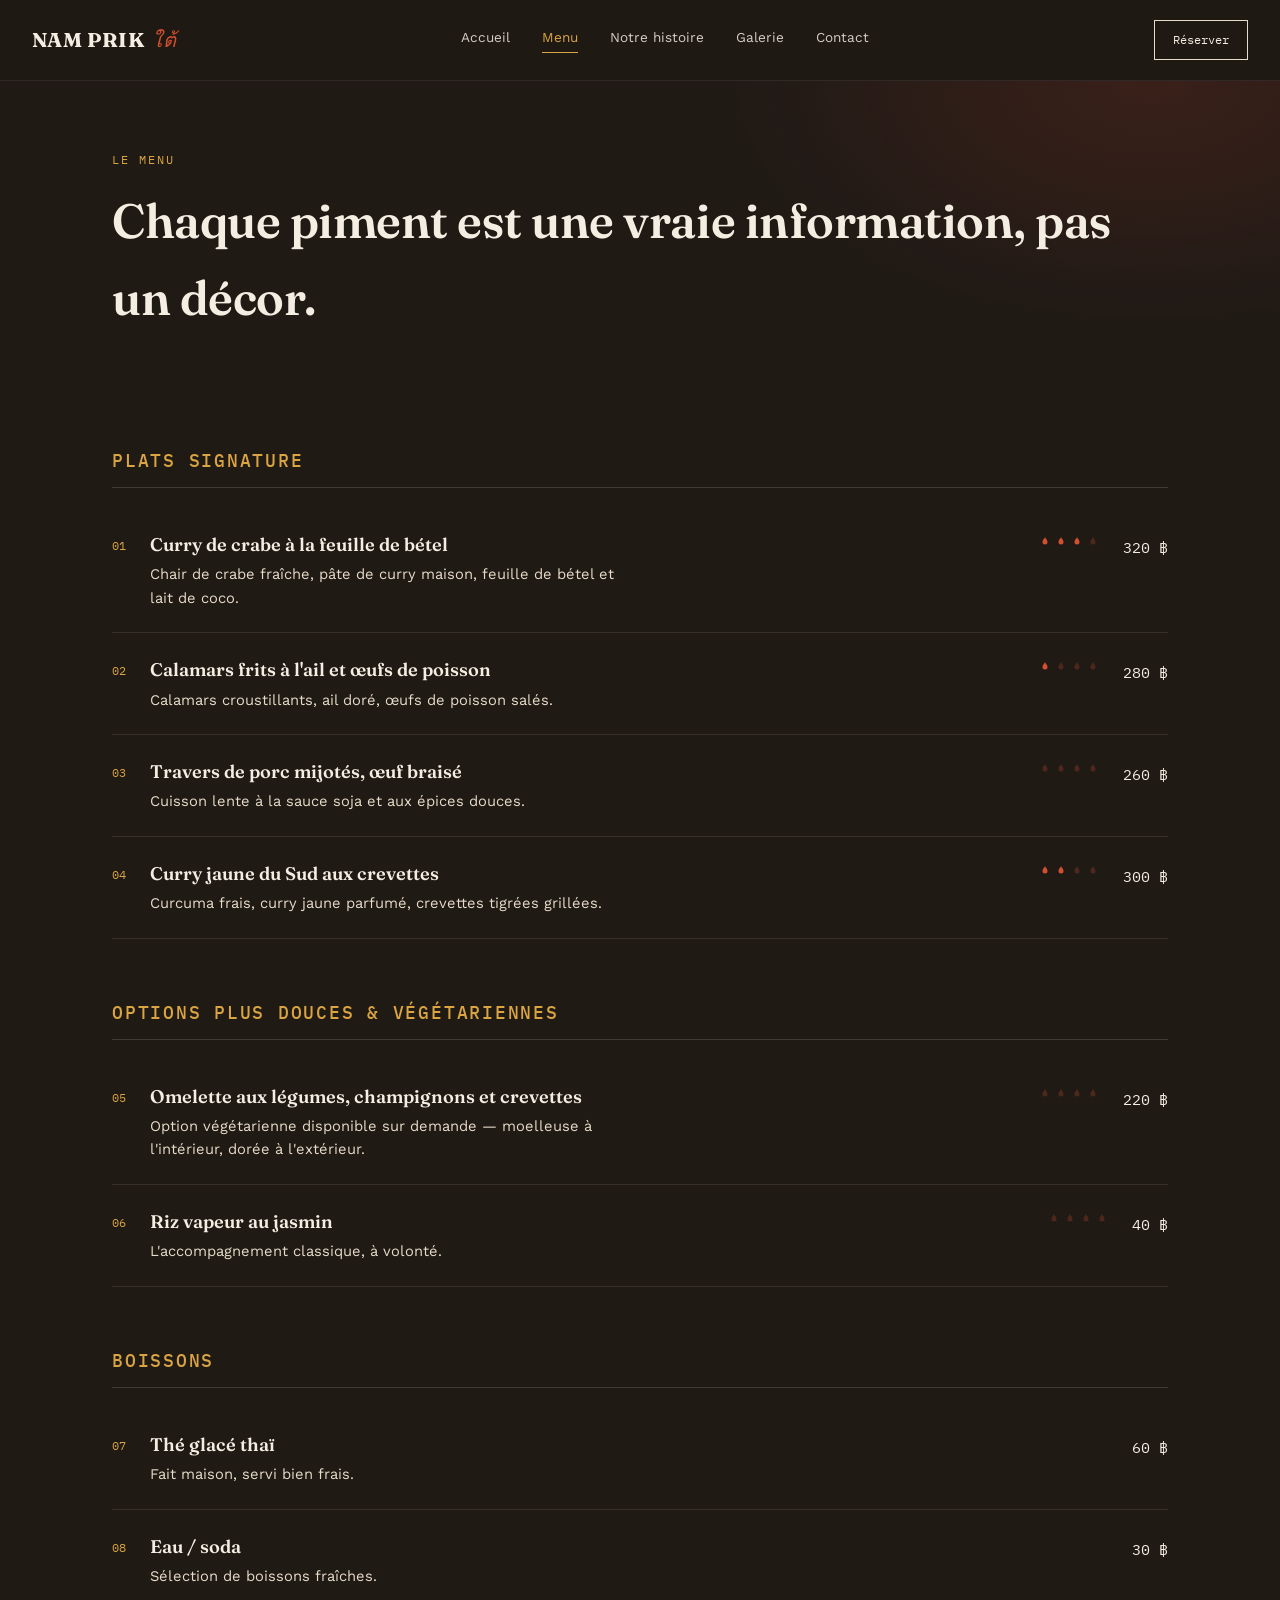
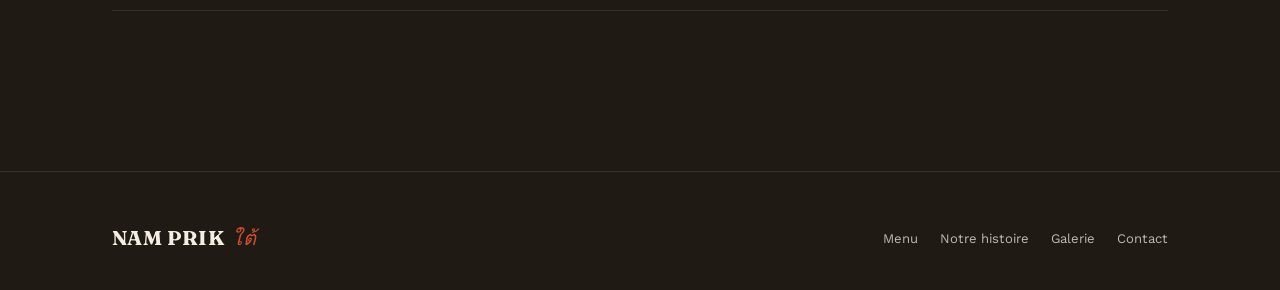
<file: menu.html>
<!DOCTYPE html>
<html lang="fr">
<head>
<meta charset="UTF-8">
<meta name="viewport" content="width=device-width, initial-scale=1.0">
<title>Menu — Nam Prik Tai</title>
<link rel="preconnect" href="https://fonts.googleapis.com">
<link rel="preconnect" href="https://fonts.gstatic.com" crossorigin>
<link href="https://fonts.googleapis.com/css2?family=Fraunces:ital,opsz,wght@0,9..144,300;0,9..144,500;0,9..144,600;0,9..144,700;1,9..144,500&family=Work+Sans:wght@300;400;500;600&family=IBM+Plex+Mono:wght@400;500&display=swap" rel="stylesheet">
<link rel="stylesheet" href="styles.css">
</head>
<body>

<nav>
  <a class="logo" href="index.html">NAM PRIK <span>ใต้</span></a>
  <div class="nav-links">
    <a href="index.html">Accueil</a>
    <a href="menu.html" class="active">Menu</a>
    <a href="about.html">Notre histoire</a>
    <a href="gallery.html">Galerie</a>
    <a href="contact.html">Contact</a>
  </div>
  <a class="nav-cta" href="contact.html">Réserver</a>
</nav>

<div class="page-header">
  <div class="wrap">
    <span class="eyebrow">Le menu</span>
    <h1>Chaque piment est une vraie information, pas un décor.</h1>
  </div>
</div>

<section style="padding-top:60px;">
  <div class="wrap">

    <div class="menu-category">
      <h3>Plats signature</h3>

      <div class="dish">
        <span class="dish-num">01</span>
        <div>
          <div class="dish-name">Curry de crabe à la feuille de bétel</div>
          <div class="dish-desc">Chair de crabe fraîche, pâte de curry maison, feuille de bétel et lait de coco.</div>
        </div>
        <div class="heat">
          <svg class="chili-icon on" viewBox="0 0 24 24" fill="#d3502f"><path d="M12 2c-1 4-5 5-5 10a5 5 0 0010 0c0-5-4-6-5-10z"/></svg>
          <svg class="chili-icon on" viewBox="0 0 24 24" fill="#d3502f"><path d="M12 2c-1 4-5 5-5 10a5 5 0 0010 0c0-5-4-6-5-10z"/></svg>
          <svg class="chili-icon on" viewBox="0 0 24 24" fill="#d3502f"><path d="M12 2c-1 4-5 5-5 10a5 5 0 0010 0c0-5-4-6-5-10z"/></svg>
          <svg class="chili-icon" viewBox="0 0 24 24" fill="#d3502f"><path d="M12 2c-1 4-5 5-5 10a5 5 0 0010 0c0-5-4-6-5-10z"/></svg>
        </div>
        <span class="price">320 ฿</span>
      </div>

      <div class="dish">
        <span class="dish-num">02</span>
        <div>
          <div class="dish-name">Calamars frits à l'ail et œufs de poisson</div>
          <div class="dish-desc">Calamars croustillants, ail doré, œufs de poisson salés.</div>
        </div>
        <div class="heat">
          <svg class="chili-icon on" viewBox="0 0 24 24" fill="#d3502f"><path d="M12 2c-1 4-5 5-5 10a5 5 0 0010 0c0-5-4-6-5-10z"/></svg>
          <svg class="chili-icon" viewBox="0 0 24 24" fill="#d3502f"><path d="M12 2c-1 4-5 5-5 10a5 5 0 0010 0c0-5-4-6-5-10z"/></svg>
          <svg class="chili-icon" viewBox="0 0 24 24" fill="#d3502f"><path d="M12 2c-1 4-5 5-5 10a5 5 0 0010 0c0-5-4-6-5-10z"/></svg>
          <svg class="chili-icon" viewBox="0 0 24 24" fill="#d3502f"><path d="M12 2c-1 4-5 5-5 10a5 5 0 0010 0c0-5-4-6-5-10z"/></svg>
        </div>
        <span class="price">280 ฿</span>
      </div>

      <div class="dish">
        <span class="dish-num">03</span>
        <div>
          <div class="dish-name">Travers de porc mijotés, œuf braisé</div>
          <div class="dish-desc">Cuisson lente à la sauce soja et aux épices douces.</div>
        </div>
        <div class="heat">
          <svg class="chili-icon" viewBox="0 0 24 24" fill="#d3502f"><path d="M12 2c-1 4-5 5-5 10a5 5 0 0010 0c0-5-4-6-5-10z"/></svg>
          <svg class="chili-icon" viewBox="0 0 24 24" fill="#d3502f"><path d="M12 2c-1 4-5 5-5 10a5 5 0 0010 0c0-5-4-6-5-10z"/></svg>
          <svg class="chili-icon" viewBox="0 0 24 24" fill="#d3502f"><path d="M12 2c-1 4-5 5-5 10a5 5 0 0010 0c0-5-4-6-5-10z"/></svg>
          <svg class="chili-icon" viewBox="0 0 24 24" fill="#d3502f"><path d="M12 2c-1 4-5 5-5 10a5 5 0 0010 0c0-5-4-6-5-10z"/></svg>
        </div>
        <span class="price">260 ฿</span>
      </div>

      <div class="dish">
        <span class="dish-num">04</span>
        <div>
          <div class="dish-name">Curry jaune du Sud aux crevettes</div>
          <div class="dish-desc">Curcuma frais, curry jaune parfumé, crevettes tigrées grillées.</div>
        </div>
        <div class="heat">
          <svg class="chili-icon on" viewBox="0 0 24 24" fill="#d3502f"><path d="M12 2c-1 4-5 5-5 10a5 5 0 0010 0c0-5-4-6-5-10z"/></svg>
          <svg class="chili-icon on" viewBox="0 0 24 24" fill="#d3502f"><path d="M12 2c-1 4-5 5-5 10a5 5 0 0010 0c0-5-4-6-5-10z"/></svg>
          <svg class="chili-icon" viewBox="0 0 24 24" fill="#d3502f"><path d="M12 2c-1 4-5 5-5 10a5 5 0 0010 0c0-5-4-6-5-10z"/></svg>
          <svg class="chili-icon" viewBox="0 0 24 24" fill="#d3502f"><path d="M12 2c-1 4-5 5-5 10a5 5 0 0010 0c0-5-4-6-5-10z"/></svg>
        </div>
        <span class="price">300 ฿</span>
      </div>
    </div>

    <div class="menu-category">
      <h3>Options plus douces & végétariennes</h3>

      <div class="dish">
        <span class="dish-num">05</span>
        <div>
          <div class="dish-name">Omelette aux légumes, champignons et crevettes</div>
          <div class="dish-desc">Option végétarienne disponible sur demande — moelleuse à l'intérieur, dorée à l'extérieur.</div>
        </div>
        <div class="heat">
          <svg class="chili-icon" viewBox="0 0 24 24" fill="#d3502f"><path d="M12 2c-1 4-5 5-5 10a5 5 0 0010 0c0-5-4-6-5-10z"/></svg>
          <svg class="chili-icon" viewBox="0 0 24 24" fill="#d3502f"><path d="M12 2c-1 4-5 5-5 10a5 5 0 0010 0c0-5-4-6-5-10z"/></svg>
          <svg class="chili-icon" viewBox="0 0 24 24" fill="#d3502f"><path d="M12 2c-1 4-5 5-5 10a5 5 0 0010 0c0-5-4-6-5-10z"/></svg>
          <svg class="chili-icon" viewBox="0 0 24 24" fill="#d3502f"><path d="M12 2c-1 4-5 5-5 10a5 5 0 0010 0c0-5-4-6-5-10z"/></svg>
        </div>
        <span class="price">220 ฿</span>
      </div>

      <div class="dish">
        <span class="dish-num">06</span>
        <div>
          <div class="dish-name">Riz vapeur au jasmin</div>
          <div class="dish-desc">L'accompagnement classique, à volonté.</div>
        </div>
        <div class="heat">
          <svg class="chili-icon" viewBox="0 0 24 24" fill="#d3502f"><path d="M12 2c-1 4-5 5-5 10a5 5 0 0010 0c0-5-4-6-5-10z"/></svg>
          <svg class="chili-icon" viewBox="0 0 24 24" fill="#d3502f"><path d="M12 2c-1 4-5 5-5 10a5 5 0 0010 0c0-5-4-6-5-10z"/></svg>
          <svg class="chili-icon" viewBox="0 0 24 24" fill="#d3502f"><path d="M12 2c-1 4-5 5-5 10a5 5 0 0010 0c0-5-4-6-5-10z"/></svg>
          <svg class="chili-icon" viewBox="0 0 24 24" fill="#d3502f"><path d="M12 2c-1 4-5 5-5 10a5 5 0 0010 0c0-5-4-6-5-10z"/></svg>
        </div>
        <span class="price">40 ฿</span>
      </div>
    </div>

    <div class="menu-category">
      <h3>Boissons</h3>

      <div class="dish">
        <span class="dish-num">07</span>
        <div>
          <div class="dish-name">Thé glacé thaï</div>
          <div class="dish-desc">Fait maison, servi bien frais.</div>
        </div>
        <div class="heat"></div>
        <span class="price">60 ฿</span>
      </div>

      <div class="dish">
        <span class="dish-num">08</span>
        <div>
          <div class="dish-name">Eau / soda</div>
          <div class="dish-desc">Sélection de boissons fraîches.</div>
        </div>
        <div class="heat"></div>
        <span class="price">30 ฿</span>
      </div>
    </div>

  </div>
</section>

<footer>
  <div class="wrap foot-inner">
    <a class="logo" href="index.html">NAM PRIK <span>ใต้</span></a>
    <div class="foot-links">
      <a href="menu.html">Menu</a>
      <a href="about.html">Notre histoire</a>
      <a href="gallery.html">Galerie</a>
      <a href="contact.html">Contact</a>
    </div>
  </div>
</footer>

</body>
</html>
</file>
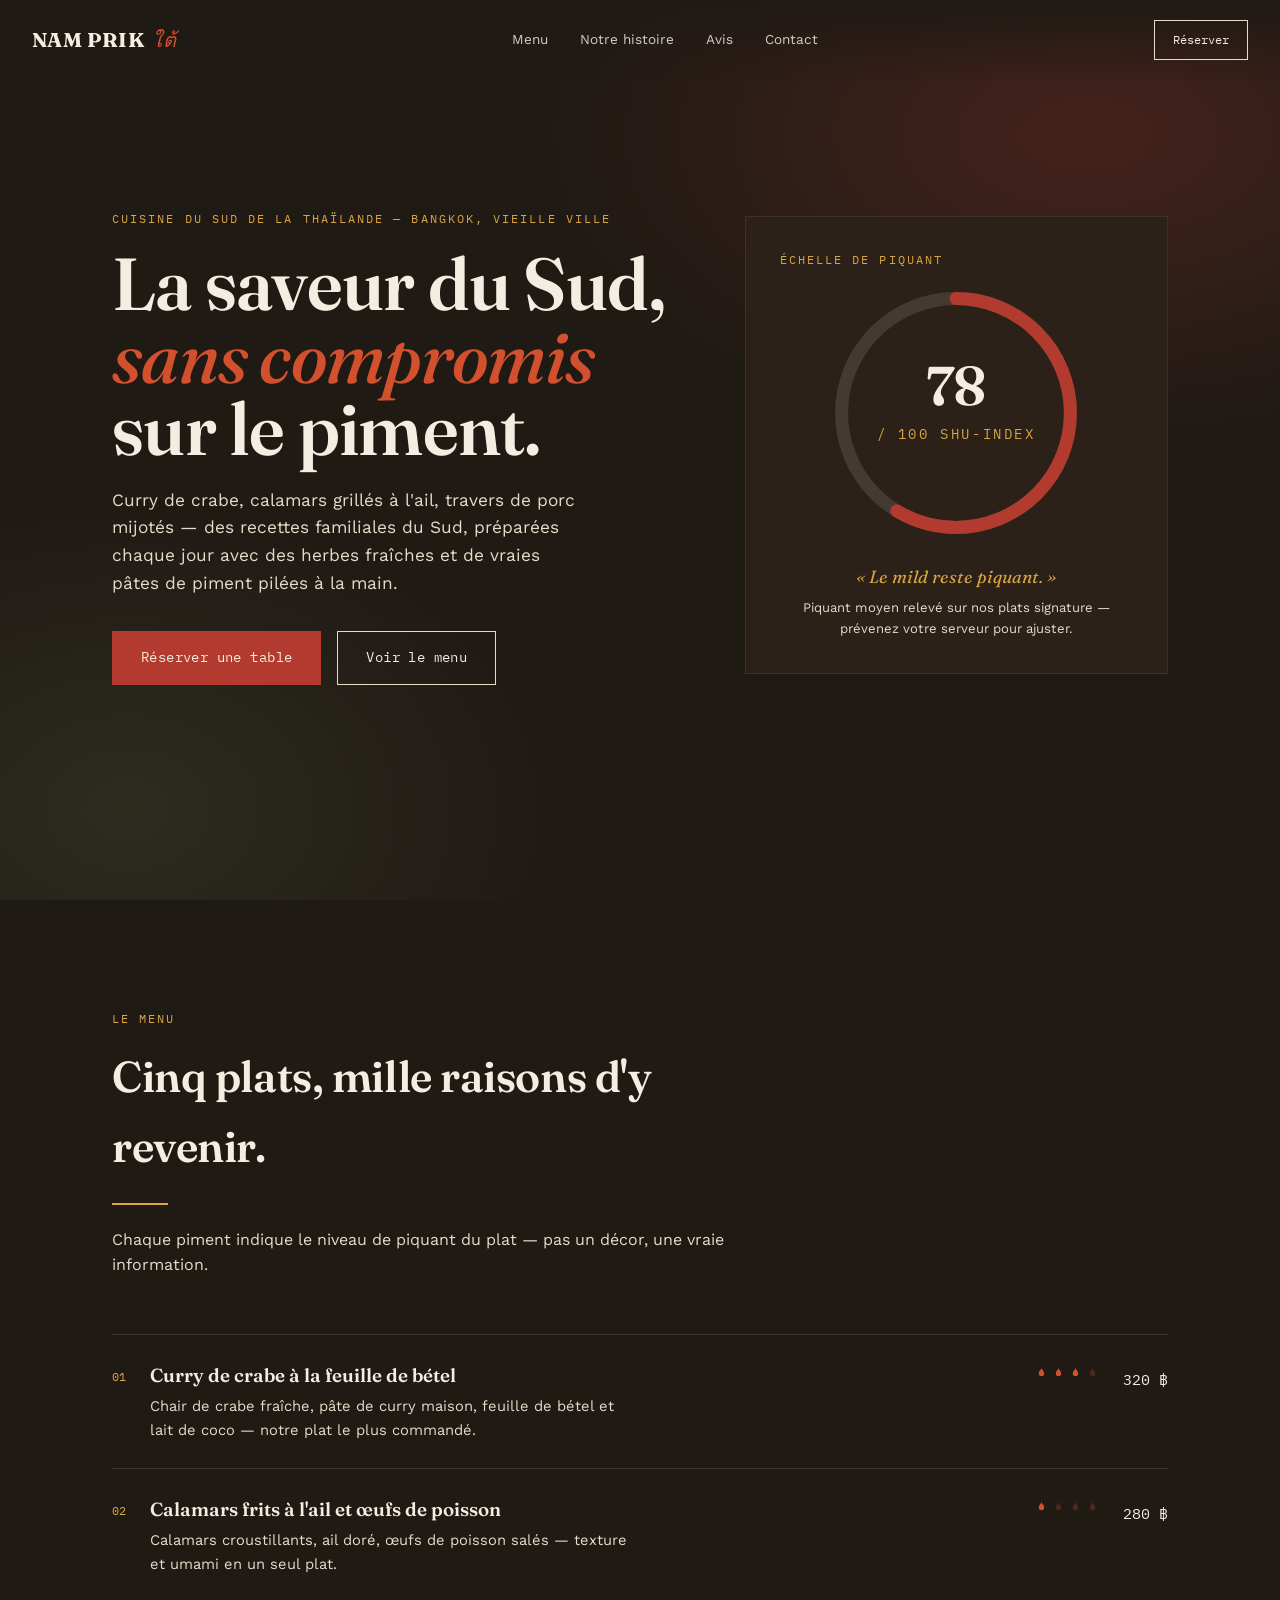
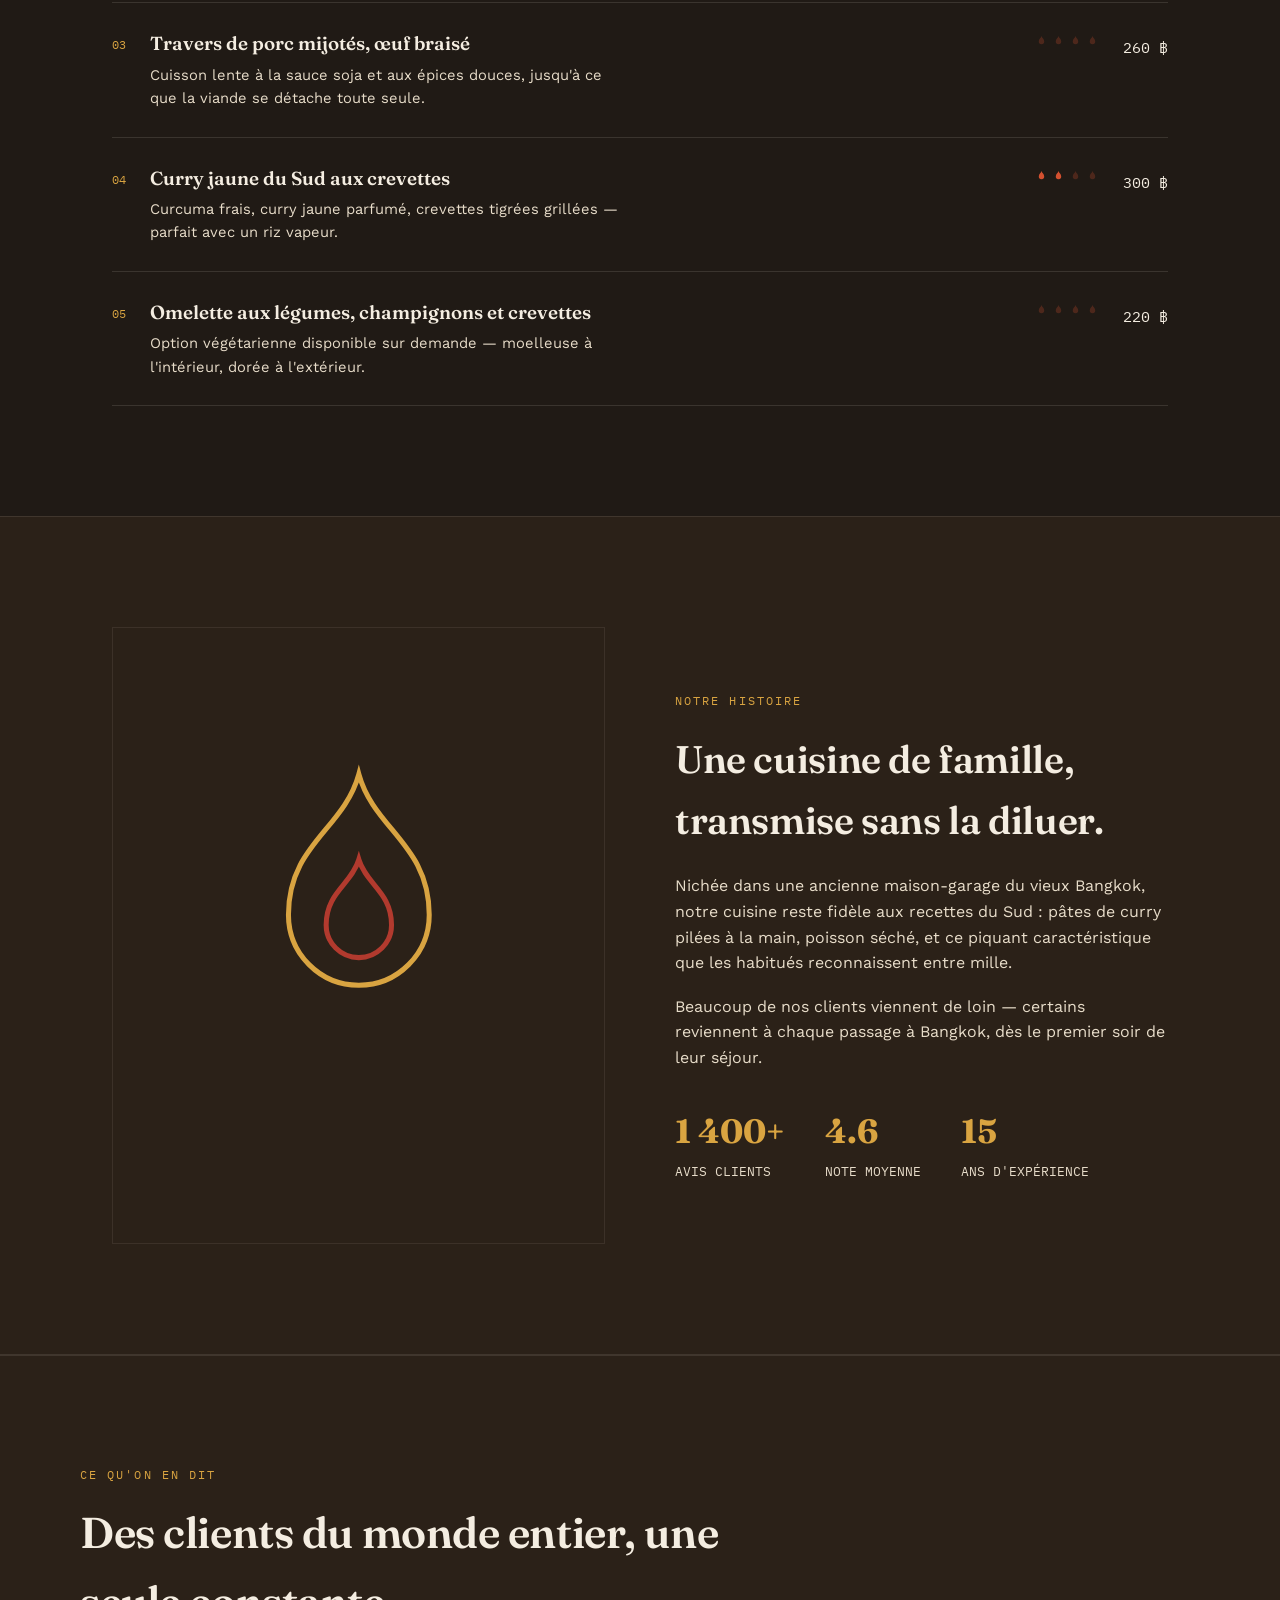
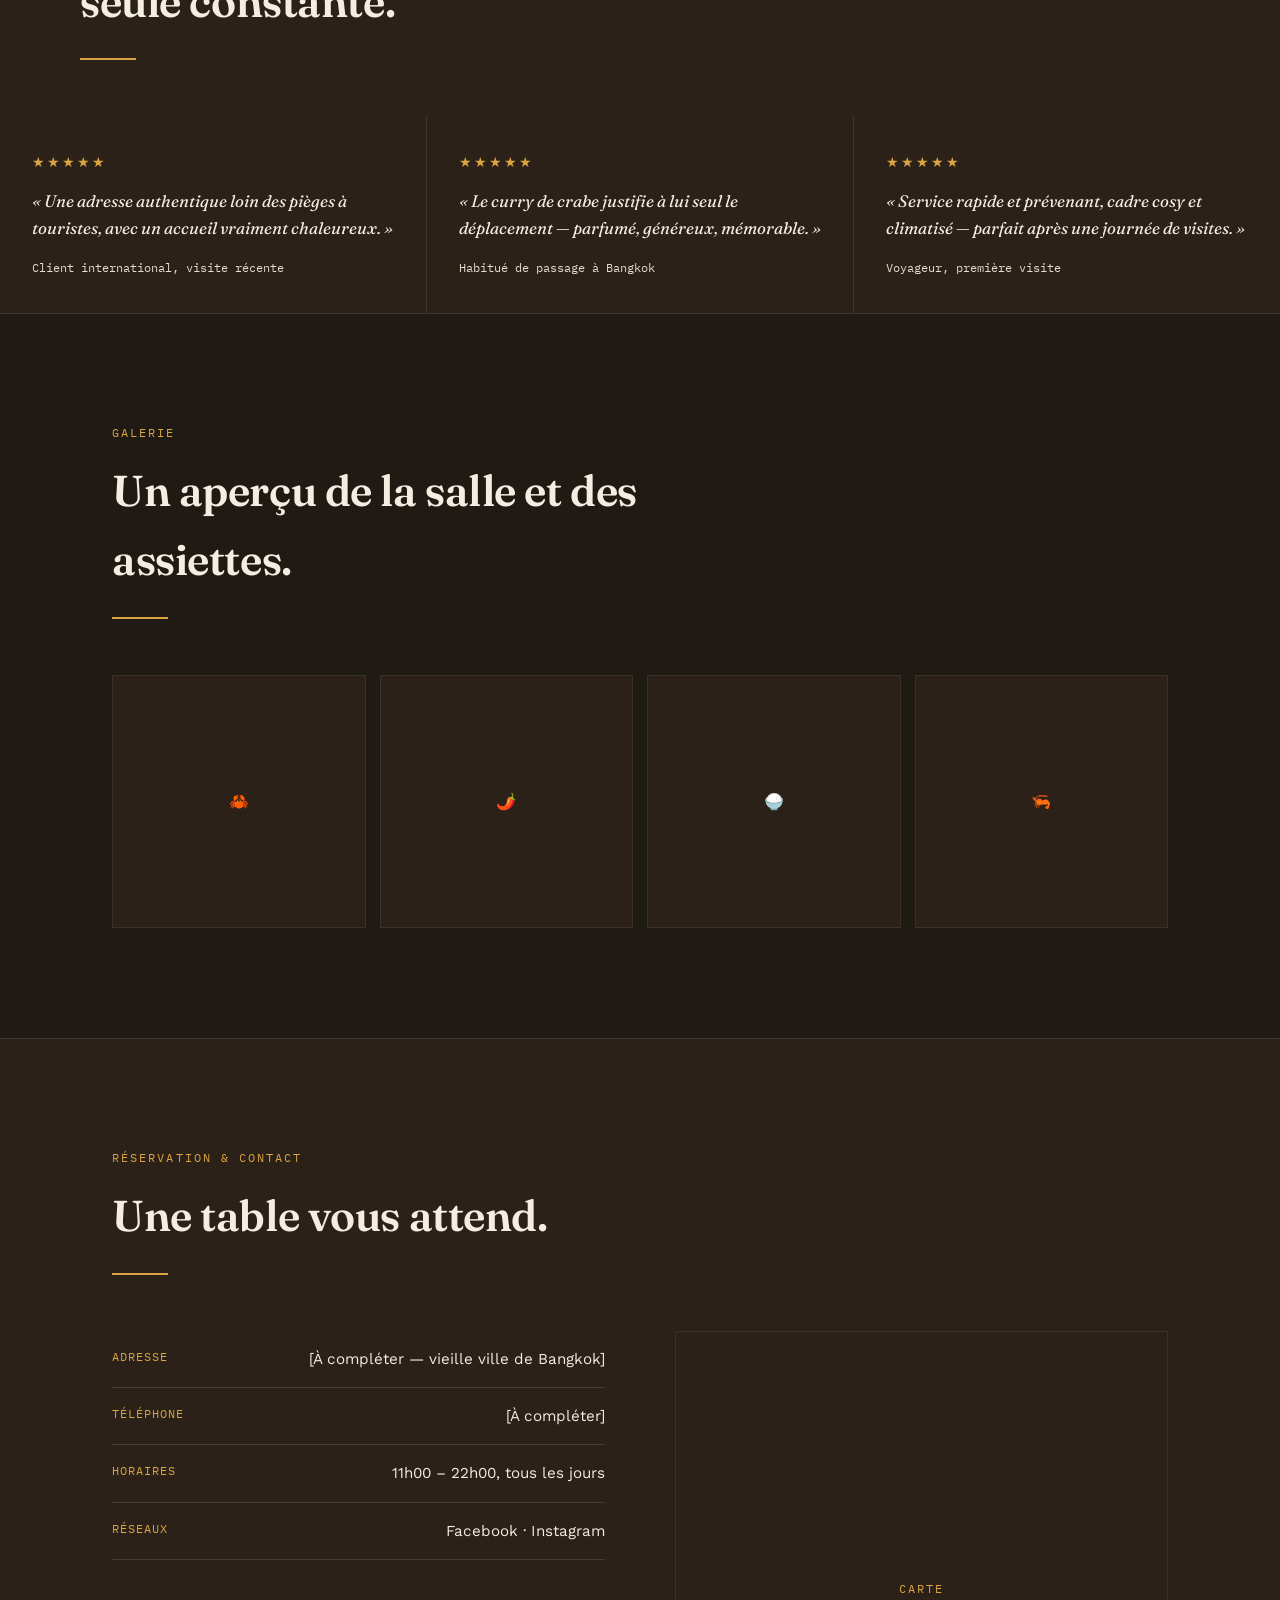
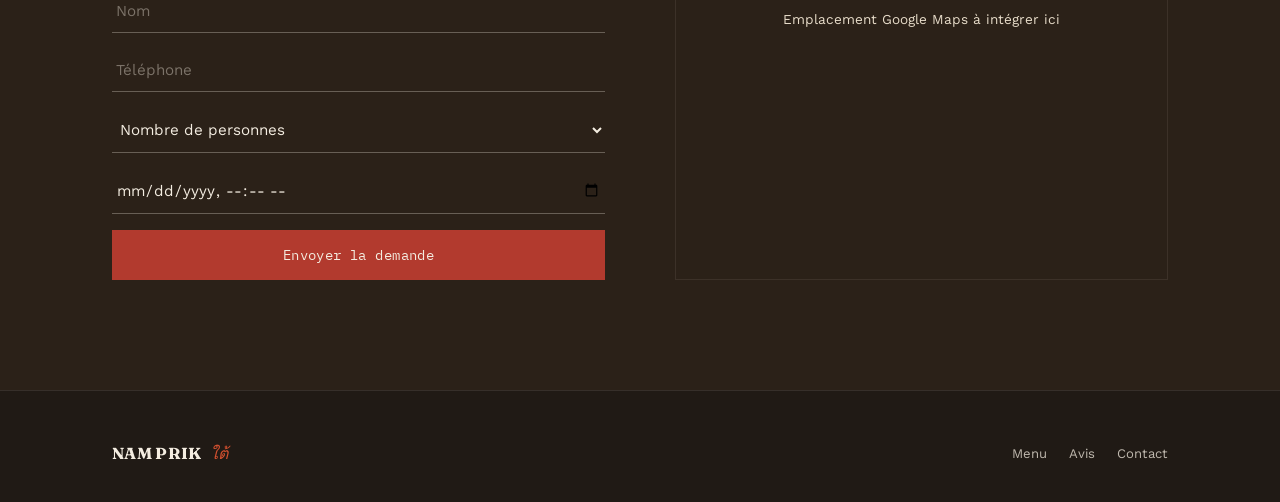
<file: restaurant-site.html>
<!DOCTYPE html>
<html lang="fr">
<head>
<meta charset="UTF-8">
<meta name="viewport" content="width=device-width, initial-scale=1.0">
<title>Nam Prik — Cuisine du Sud de la Thaïlande | Bangkok</title>
<link rel="preconnect" href="https://fonts.googleapis.com">
<link rel="preconnect" href="https://fonts.gstatic.com" crossorigin>
<link href="https://fonts.googleapis.com/css2?family=Fraunces:ital,opsz,wght@0,9..144,300;0,9..144,500;0,9..144,600;0,9..144,700;1,9..144,500&family=Work+Sans:wght@300;400;500;600&family=IBM+Plex+Mono:wght@400;500&display=swap" rel="stylesheet">
<style>
  :root{
    --charcoal:#201a15;
    --charcoal-2:#2b2118;
    --rice:#f4ede1;
    --rice-dim:#e7dcc9;
    --chili:#b23a2e;
    --chili-bright:#d3502f;
    --turmeric:#d9a441;
    --leaf:#5c6e46;
    --leaf-dark:#3d4a2e;
    --radius:2px;
  }
  *{box-sizing:border-box; margin:0; padding:0;}
  html{scroll-behavior:smooth;}
  body{
    background:var(--charcoal);
    color:var(--rice);
    font-family:'Work Sans', sans-serif;
    font-weight:400;
    line-height:1.6;
    overflow-x:hidden;
  }
  h1,h2,h3{
    font-family:'Fraunces', serif;
    font-weight:600;
    letter-spacing:-0.01em;
  }
  .eyebrow{
    font-family:'IBM Plex Mono', monospace;
    font-size:0.72rem;
    letter-spacing:0.18em;
    text-transform:uppercase;
    color:var(--turmeric);
  }
  a{color:inherit;}
  .wrap{max-width:1120px; margin:0 auto; padding:0 32px;}
  @media (max-width:640px){.wrap{padding:0 20px;}}

  /* ---------- NAV ---------- */
  nav{
    position:fixed; top:0; left:0; right:0; z-index:50;
    display:flex; align-items:center; justify-content:space-between;
    padding:20px 32px;
    background:linear-gradient(to bottom, rgba(32,26,21,0.95), rgba(32,26,21,0));
    backdrop-filter:blur(2px);
  }
  .logo{
    font-family:'Fraunces', serif;
    font-weight:700;
    font-size:1.25rem;
    letter-spacing:0.02em;
    display:flex; align-items:baseline; gap:8px;
  }
  .logo span{color:var(--chili-bright); font-style:italic; font-weight:500;}
  .nav-links{display:flex; gap:32px; font-size:0.85rem;}
  .nav-links a{text-decoration:none; opacity:0.85; transition:opacity .2s;}
  .nav-links a:hover{opacity:1; color:var(--turmeric);}
  .nav-cta{
    font-family:'IBM Plex Mono', monospace;
    font-size:0.78rem;
    border:1px solid var(--rice-dim);
    padding:9px 18px;
    text-decoration:none;
    transition:all .25s;
  }
  .nav-cta:hover{background:var(--chili); border-color:var(--chili);}
  .menu-toggle{display:none; background:none; border:none; color:var(--rice); font-size:1.4rem; cursor:pointer;}
  @media (max-width:820px){
    .nav-links{display:none;}
    .menu-toggle{display:block;}
  }

  /* ---------- HERO ---------- */
  .hero{
    min-height:100vh;
    display:flex; align-items:center;
    position:relative;
    padding-top:100px;
    background:
      radial-gradient(ellipse 900px 500px at 85% 15%, rgba(178,58,46,0.25), transparent 60%),
      radial-gradient(ellipse 700px 500px at 10% 90%, rgba(92,110,70,0.22), transparent 60%),
      var(--charcoal);
  }
  .hero-grid{
    display:grid; grid-template-columns:1.15fr 0.85fr; gap:60px; align-items:center;
    width:100%;
  }
  @media (max-width:900px){ .hero-grid{grid-template-columns:1fr;} }
  .hero h1{
    font-size:clamp(2.6rem, 6vw, 4.6rem);
    line-height:0.98;
    margin:18px 0 22px;
  }
  .hero h1 em{
    font-style:italic; font-weight:500; color:var(--chili-bright);
  }
  .hero p.lede{
    font-size:1.08rem; max-width:480px; color:var(--rice-dim); margin-bottom:34px;
  }
  .hero-ctas{display:flex; gap:16px; flex-wrap:wrap;}
  .btn-primary{
    background:var(--chili); color:var(--rice);
    padding:15px 28px; text-decoration:none;
    font-family:'IBM Plex Mono', monospace; font-size:0.85rem; letter-spacing:0.03em;
    border:1px solid var(--chili);
    transition:all .25s;
  }
  .btn-primary:hover{background:transparent; color:var(--chili-bright);}
  .btn-ghost{
    padding:15px 28px; text-decoration:none; border:1px solid var(--rice-dim);
    font-family:'IBM Plex Mono', monospace; font-size:0.85rem; letter-spacing:0.03em;
    transition:all .25s;
  }
  .btn-ghost:hover{border-color:var(--turmeric); color:var(--turmeric);}

  /* heat dial signature element */
  .heat-panel{
    background:var(--charcoal-2);
    border:1px solid rgba(244,237,225,0.08);
    padding:34px;
  }
  .heat-panel .eyebrow{margin-bottom:14px; display:block;}
  .dial{
    position:relative; width:100%; aspect-ratio:1/1; max-width:260px; margin:0 auto 20px;
  }
  .dial svg{width:100%; height:100%; display:block;}
  .heat-caption{
    text-align:center; font-family:'Fraunces', serif; font-style:italic; font-size:1.1rem; color:var(--turmeric);
  }
  .heat-sub{
    text-align:center; font-size:0.82rem; color:var(--rice-dim); margin-top:6px;
  }

  section{padding:110px 0;}
  .section-head{max-width:640px; margin-bottom:56px;}
  .section-head .eyebrow{margin-bottom:14px; display:block;}
  .section-head h2{font-size:clamp(1.9rem, 3.4vw, 2.7rem);}
  .divider{
    width:56px; height:2px; background:var(--turmeric); margin:22px 0;
  }

  /* ---------- MENU ---------- */
  .menu-list{border-top:1px solid rgba(244,237,225,0.12);}
  .dish{
    display:grid; grid-template-columns:auto 1fr auto auto; gap:24px; align-items:start;
    padding:26px 0; border-bottom:1px solid rgba(244,237,225,0.12);
  }
  @media (max-width:700px){ .dish{grid-template-columns:auto 1fr; row-gap:8px;} .dish .price{grid-column:2; justify-self:start;} .dish .heat{grid-column:2; justify-self:start;} }
  .dish-num{font-family:'IBM Plex Mono', monospace; font-size:0.78rem; color:var(--turmeric); padding-top:6px;}
  .dish-name{font-family:'Fraunces', serif; font-weight:600; font-size:1.18rem;}
  .dish-desc{font-size:0.92rem; color:var(--rice-dim); margin-top:4px; max-width:480px;}
  .heat{display:flex; gap:4px; align-items:center; padding-top:6px;}
  .chili-icon{width:13px; height:13px; opacity:0.25;}
  .chili-icon.on{opacity:1;}
  .price{font-family:'IBM Plex Mono', monospace; font-size:0.95rem; padding-top:6px; white-space:nowrap;}

  /* ---------- ABOUT ---------- */
  .about-grid{display:grid; grid-template-columns:1fr 1fr; gap:70px; align-items:center;}
  @media (max-width:860px){.about-grid{grid-template-columns:1fr;}}
  .about-visual{
    aspect-ratio:4/5; background:var(--charcoal-2); border:1px solid rgba(244,237,225,0.08);
    display:flex; align-items:center; justify-content:center; padding:30px;
  }
  .about-text p{color:var(--rice-dim); margin-bottom:18px; font-size:1rem;}
  .stat-row{display:flex; gap:40px; margin-top:34px; flex-wrap:wrap;}
  .stat b{display:block; font-family:'Fraunces', serif; font-size:2.1rem; color:var(--turmeric);}
  .stat span{font-size:0.8rem; color:var(--rice-dim); font-family:'IBM Plex Mono', monospace;}

  /* ---------- REVIEWS ---------- */
  .reviews-strip{
    background:var(--charcoal-2);
    border-top:1px solid rgba(244,237,225,0.1);
    border-bottom:1px solid rgba(244,237,225,0.1);
  }
  .review-grid{display:grid; grid-template-columns:repeat(3,1fr); gap:1px; background:rgba(244,237,225,0.1);}
  @media (max-width:820px){.review-grid{grid-template-columns:1fr;}}
  .review-card{background:var(--charcoal-2); padding:36px 32px;}
  .review-card .stars{color:var(--turmeric); font-size:0.85rem; margin-bottom:14px; letter-spacing:2px;}
  .review-card p{font-family:'Fraunces', serif; font-style:italic; font-size:1.05rem; color:var(--rice); margin-bottom:16px;}
  .review-card .who{font-family:'IBM Plex Mono', monospace; font-size:0.75rem; color:var(--rice-dim);}

  /* ---------- GALLERY ---------- */
  .gallery-grid{display:grid; grid-template-columns:repeat(4,1fr); gap:14px;}
  @media (max-width:760px){.gallery-grid{grid-template-columns:repeat(2,1fr);}}
  .gtile{
    aspect-ratio:1; background:var(--charcoal-2); border:1px solid rgba(244,237,225,0.08);
    display:flex; align-items:center; justify-content:center;
  }

  /* ---------- CONTACT ---------- */
  .contact-grid{display:grid; grid-template-columns:1fr 1fr; gap:70px;}
  @media (max-width:860px){.contact-grid{grid-template-columns:1fr;}}
  .info-line{display:flex; justify-content:space-between; padding:16px 0; border-bottom:1px solid rgba(244,237,225,0.12); font-size:0.95rem;}
  .info-line .label{font-family:'IBM Plex Mono', monospace; font-size:0.75rem; color:var(--turmeric); text-transform:uppercase; letter-spacing:0.08em;}
  .map-box{
    background:var(--charcoal-2); border:1px solid rgba(244,237,225,0.08);
    height:100%; min-height:280px; display:flex; align-items:center; justify-content:center;
    flex-direction:column; gap:10px;
  }
  form{display:flex; flex-direction:column; gap:16px; margin-top:30px;}
  input, select{
    background:transparent; border:none; border-bottom:1px solid rgba(244,237,225,0.3);
    color:var(--rice); font-family:'Work Sans', sans-serif; font-size:0.95rem; padding:12px 4px;
  }
  input::placeholder{color:rgba(244,237,225,0.4);}
  input:focus, select:focus{outline:none; border-bottom-color:var(--turmeric);}
  select option{background:var(--charcoal);}

  footer{
    padding:50px 0 36px; border-top:1px solid rgba(244,237,225,0.1);
    display:flex; justify-content:space-between; align-items:center; flex-wrap:wrap; gap:16px;
  }
  footer .logo{font-size:1rem;}
  .foot-links{display:flex; gap:22px; font-size:0.82rem;}
  .foot-links a{text-decoration:none; opacity:0.75;}
  .foot-links a:hover{opacity:1; color:var(--turmeric);}

  @media (prefers-reduced-motion: reduce){
    html{scroll-behavior:auto;}
  }

  a:focus-visible, button:focus-visible{outline:2px solid var(--turmeric); outline-offset:3px;}
</style>
</head>
<body>

<nav>
  <div class="logo">NAM PRIK <span>ใต้</span></div>
  <div class="nav-links">
    <a href="#menu">Menu</a>
    <a href="#histoire">Notre histoire</a>
    <a href="#avis">Avis</a>
    <a href="#contact">Contact</a>
  </div>
  <a class="nav-cta" href="#reserver">Réserver</a>
</nav>

<section class="hero">
  <div class="wrap hero-grid">
    <div>
      <span class="eyebrow">Cuisine du Sud de la Thaïlande — Bangkok, vieille ville</span>
      <h1>La saveur du Sud, <em>sans compromis</em> sur le piment.</h1>
      <p class="lede">Curry de crabe, calamars grillés à l'ail, travers de porc mijotés — des recettes familiales du Sud, préparées chaque jour avec des herbes fraîches et de vraies pâtes de piment pilées à la main.</p>
      <div class="hero-ctas">
        <a href="#reserver" class="btn-primary">Réserver une table</a>
        <a href="#menu" class="btn-ghost">Voir le menu</a>
      </div>
    </div>
    <div class="heat-panel">
      <span class="eyebrow">Échelle de piquant</span>
      <div class="dial">
        <svg viewBox="0 0 200 200">
          <circle cx="100" cy="100" r="88" fill="none" stroke="rgba(244,237,225,0.12)" stroke-width="10"/>
          <circle cx="100" cy="100" r="88" fill="none" stroke="#b23a2e" stroke-width="10"
                  stroke-dasharray="414" stroke-dashoffset="90" stroke-linecap="round"
                  transform="rotate(-90 100 100)"/>
          <text x="100" y="94" text-anchor="middle" font-family="Fraunces, serif" font-size="42" fill="#f4ede1" font-weight="600">78</text>
          <text x="100" y="120" text-anchor="middle" font-family="IBM Plex Mono, monospace" font-size="11" fill="#d9a441" letter-spacing="2">/ 100 SHU-INDEX</text>
        </svg>
      </div>
      <p class="heat-caption">« Le mild reste piquant. »</p>
      <p class="heat-sub">Piquant moyen relevé sur nos plats signature — prévenez votre serveur pour ajuster.</p>
    </div>
  </div>
</section>

<section id="menu">
  <div class="wrap">
    <div class="section-head">
      <span class="eyebrow">Le menu</span>
      <h2>Cinq plats, mille raisons d'y revenir.</h2>
      <div class="divider"></div>
      <p style="color:var(--rice-dim)">Chaque piment indique le niveau de piquant du plat — pas un décor, une vraie information.</p>
    </div>

    <div class="menu-list">
      <div class="dish">
        <span class="dish-num">01</span>
        <div>
          <div class="dish-name">Curry de crabe à la feuille de bétel</div>
          <div class="dish-desc">Chair de crabe fraîche, pâte de curry maison, feuille de bétel et lait de coco — notre plat le plus commandé.</div>
        </div>
        <div class="heat">
          <svg class="chili-icon on" viewBox="0 0 24 24" fill="#d3502f"><path d="M12 2c-1 4-5 5-5 10a5 5 0 0010 0c0-5-4-6-5-10z"/></svg>
          <svg class="chili-icon on" viewBox="0 0 24 24" fill="#d3502f"><path d="M12 2c-1 4-5 5-5 10a5 5 0 0010 0c0-5-4-6-5-10z"/></svg>
          <svg class="chili-icon on" viewBox="0 0 24 24" fill="#d3502f"><path d="M12 2c-1 4-5 5-5 10a5 5 0 0010 0c0-5-4-6-5-10z"/></svg>
          <svg class="chili-icon" viewBox="0 0 24 24" fill="#d3502f"><path d="M12 2c-1 4-5 5-5 10a5 5 0 0010 0c0-5-4-6-5-10z"/></svg>
        </div>
        <span class="price">320 ฿</span>
      </div>

      <div class="dish">
        <span class="dish-num">02</span>
        <div>
          <div class="dish-name">Calamars frits à l'ail et œufs de poisson</div>
          <div class="dish-desc">Calamars croustillants, ail doré, œufs de poisson salés — texture et umami en un seul plat.</div>
        </div>
        <div class="heat">
          <svg class="chili-icon on" viewBox="0 0 24 24" fill="#d3502f"><path d="M12 2c-1 4-5 5-5 10a5 5 0 0010 0c0-5-4-6-5-10z"/></svg>
          <svg class="chili-icon" viewBox="0 0 24 24" fill="#d3502f"><path d="M12 2c-1 4-5 5-5 10a5 5 0 0010 0c0-5-4-6-5-10z"/></svg>
          <svg class="chili-icon" viewBox="0 0 24 24" fill="#d3502f"><path d="M12 2c-1 4-5 5-5 10a5 5 0 0010 0c0-5-4-6-5-10z"/></svg>
          <svg class="chili-icon" viewBox="0 0 24 24" fill="#d3502f"><path d="M12 2c-1 4-5 5-5 10a5 5 0 0010 0c0-5-4-6-5-10z"/></svg>
        </div>
        <span class="price">280 ฿</span>
      </div>

      <div class="dish">
        <span class="dish-num">03</span>
        <div>
          <div class="dish-name">Travers de porc mijotés, œuf braisé</div>
          <div class="dish-desc">Cuisson lente à la sauce soja et aux épices douces, jusqu'à ce que la viande se détache toute seule.</div>
        </div>
        <div class="heat">
          <svg class="chili-icon" viewBox="0 0 24 24" fill="#d3502f"><path d="M12 2c-1 4-5 5-5 10a5 5 0 0010 0c0-5-4-6-5-10z"/></svg>
          <svg class="chili-icon" viewBox="0 0 24 24" fill="#d3502f"><path d="M12 2c-1 4-5 5-5 10a5 5 0 0010 0c0-5-4-6-5-10z"/></svg>
          <svg class="chili-icon" viewBox="0 0 24 24" fill="#d3502f"><path d="M12 2c-1 4-5 5-5 10a5 5 0 0010 0c0-5-4-6-5-10z"/></svg>
          <svg class="chili-icon" viewBox="0 0 24 24" fill="#d3502f"><path d="M12 2c-1 4-5 5-5 10a5 5 0 0010 0c0-5-4-6-5-10z"/></svg>
        </div>
        <span class="price">260 ฿</span>
      </div>

      <div class="dish">
        <span class="dish-num">04</span>
        <div>
          <div class="dish-name">Curry jaune du Sud aux crevettes</div>
          <div class="dish-desc">Curcuma frais, curry jaune parfumé, crevettes tigrées grillées — parfait avec un riz vapeur.</div>
        </div>
        <div class="heat">
          <svg class="chili-icon on" viewBox="0 0 24 24" fill="#d3502f"><path d="M12 2c-1 4-5 5-5 10a5 5 0 0010 0c0-5-4-6-5-10z"/></svg>
          <svg class="chili-icon on" viewBox="0 0 24 24" fill="#d3502f"><path d="M12 2c-1 4-5 5-5 10a5 5 0 0010 0c0-5-4-6-5-10z"/></svg>
          <svg class="chili-icon" viewBox="0 0 24 24" fill="#d3502f"><path d="M12 2c-1 4-5 5-5 10a5 5 0 0010 0c0-5-4-6-5-10z"/></svg>
          <svg class="chili-icon" viewBox="0 0 24 24" fill="#d3502f"><path d="M12 2c-1 4-5 5-5 10a5 5 0 0010 0c0-5-4-6-5-10z"/></svg>
        </div>
        <span class="price">300 ฿</span>
      </div>

      <div class="dish">
        <span class="dish-num">05</span>
        <div>
          <div class="dish-name">Omelette aux légumes, champignons et crevettes</div>
          <div class="dish-desc">Option végétarienne disponible sur demande — moelleuse à l'intérieur, dorée à l'extérieur.</div>
        </div>
        <div class="heat">
          <svg class="chili-icon" viewBox="0 0 24 24" fill="#d3502f"><path d="M12 2c-1 4-5 5-5 10a5 5 0 0010 0c0-5-4-6-5-10z"/></svg>
          <svg class="chili-icon" viewBox="0 0 24 24" fill="#d3502f"><path d="M12 2c-1 4-5 5-5 10a5 5 0 0010 0c0-5-4-6-5-10z"/></svg>
          <svg class="chili-icon" viewBox="0 0 24 24" fill="#d3502f"><path d="M12 2c-1 4-5 5-5 10a5 5 0 0010 0c0-5-4-6-5-10z"/></svg>
          <svg class="chili-icon" viewBox="0 0 24 24" fill="#d3502f"><path d="M12 2c-1 4-5 5-5 10a5 5 0 0010 0c0-5-4-6-5-10z"/></svg>
        </div>
        <span class="price">220 ฿</span>
      </div>
    </div>
  </div>
</section>

<section id="histoire" style="background:var(--charcoal-2); border-top:1px solid rgba(244,237,225,0.1); border-bottom:1px solid rgba(244,237,225,0.1);">
  <div class="wrap about-grid">
    <div class="about-visual">
      <svg width="70%" viewBox="0 0 120 140" fill="none">
        <path d="M60 6c-6 22-28 28-28 56a28 28 0 0056 0c0-28-22-34-28-56z" stroke="#d9a441" stroke-width="2"/>
        <path d="M60 40c-3 10-13 13-13 26a13 13 0 0026 0c0-13-10-16-13-26z" stroke="#b23a2e" stroke-width="2"/>
      </svg>
    </div>
    <div class="about-text">
      <span class="eyebrow">Notre histoire</span>
      <h2 style="margin:16px 0 22px; font-size:clamp(1.8rem,3vw,2.4rem);">Une cuisine de famille, transmise sans la diluer.</h2>
      <p>Nichée dans une ancienne maison-garage du vieux Bangkok, notre cuisine reste fidèle aux recettes du Sud : pâtes de curry pilées à la main, poisson séché, et ce piquant caractéristique que les habitués reconnaissent entre mille.</p>
      <p>Beaucoup de nos clients viennent de loin — certains reviennent à chaque passage à Bangkok, dès le premier soir de leur séjour.</p>
      <div class="stat-row">
        <div class="stat"><b>1 400+</b><span>AVIS CLIENTS</span></div>
        <div class="stat"><b>4.6</b><span>NOTE MOYENNE</span></div>
        <div class="stat"><b>15</b><span>ANS D'EXPÉRIENCE</span></div>
      </div>
    </div>
  </div>
</section>

<section id="avis" class="reviews-strip" style="padding:0;">
  <div style="padding:110px 0 0;" class="wrap">
    <div class="section-head">
      <span class="eyebrow">Ce qu'on en dit</span>
      <h2>Des clients du monde entier, une seule constante.</h2>
      <div class="divider"></div>
    </div>
  </div>
  <div class="review-grid">
    <div class="review-card">
      <div class="stars">★★★★★</div>
      <p>« Une adresse authentique loin des pièges à touristes, avec un accueil vraiment chaleureux. »</p>
      <div class="who">Client international, visite récente</div>
    </div>
    <div class="review-card">
      <div class="stars">★★★★★</div>
      <p>« Le curry de crabe justifie à lui seul le déplacement — parfumé, généreux, mémorable. »</p>
      <div class="who">Habitué de passage à Bangkok</div>
    </div>
    <div class="review-card">
      <div class="stars">★★★★★</div>
      <p>« Service rapide et prévenant, cadre cosy et climatisé — parfait après une journée de visites. »</p>
      <div class="who">Voyageur, première visite</div>
    </div>
  </div>
</section>

<section id="galerie">
  <div class="wrap">
    <div class="section-head">
      <span class="eyebrow">Galerie</span>
      <h2>Un aperçu de la salle et des assiettes.</h2>
      <div class="divider"></div>
    </div>
    <div class="gallery-grid">
      <div class="gtile">🦀</div>
      <div class="gtile">🌶️</div>
      <div class="gtile">🍚</div>
      <div class="gtile">🦐</div>
    </div>
  </div>
</section>

<section id="contact" style="background:var(--charcoal-2); border-top:1px solid rgba(244,237,225,0.1);">
  <div class="wrap">
    <div class="section-head">
      <span class="eyebrow" id="reserver">Réservation & contact</span>
      <h2>Une table vous attend.</h2>
      <div class="divider"></div>
    </div>
    <div class="contact-grid">
      <div>
        <div class="info-line"><span class="label">Adresse</span><span>[À compléter — vieille ville de Bangkok]</span></div>
        <div class="info-line"><span class="label">Téléphone</span><span>[À compléter]</span></div>
        <div class="info-line"><span class="label">Horaires</span><span>11h00 – 22h00, tous les jours</span></div>
        <div class="info-line"><span class="label">Réseaux</span><span>Facebook · Instagram</span></div>

        <form onsubmit="event.preventDefault(); this.querySelector('.confirm').style.display='block';">
          <input type="text" placeholder="Nom" required>
          <input type="tel" placeholder="Téléphone" required>
          <select required>
            <option value="" disabled selected>Nombre de personnes</option>
            <option>1–2</option>
            <option>3–4</option>
            <option>5+</option>
          </select>
          <input type="datetime-local" required>
          <button type="submit" class="btn-primary" style="cursor:pointer;">Envoyer la demande</button>
          <p class="confirm" style="display:none; font-family:'IBM Plex Mono', monospace; font-size:0.8rem; color:var(--turmeric);">Demande envoyée — le restaurant vous confirmera par téléphone.</p>
        </form>
      </div>
      <div class="map-box">
        <span class="eyebrow">Carte</span>
        <p style="color:var(--rice-dim); font-size:0.85rem;">Emplacement Google Maps à intégrer ici</p>
      </div>
    </div>
  </div>
</section>

<footer>
  <div class="wrap" style="display:flex; justify-content:space-between; align-items:center; flex-wrap:wrap; gap:16px; width:100%;">
    <div class="logo">NAM PRIK <span>ใต้</span></div>
    <div class="foot-links">
      <a href="#menu">Menu</a>
      <a href="#avis">Avis</a>
      <a href="#contact">Contact</a>
    </div>
  </div>
</footer>

</body>
</html>
</file>
<file: styles.css>
:root{
  --charcoal:#201a15;
  --charcoal-2:#2b2118;
  --charcoal-3:#352819;
  --rice:#f4ede1;
  --rice-dim:#e7dcc9;
  --chili:#b23a2e;
  --chili-bright:#d3502f;
  --turmeric:#d9a441;
  --leaf:#5c6e46;
}
*{box-sizing:border-box; margin:0; padding:0;}
html{scroll-behavior:smooth;}
body{
  background:var(--charcoal);
  color:var(--rice);
  font-family:'Work Sans', sans-serif;
  font-weight:400;
  line-height:1.6;
  overflow-x:hidden;
}
h1,h2,h3{
  font-family:'Fraunces', serif;
  font-weight:600;
  letter-spacing:-0.01em;
}
.eyebrow{
  font-family:'IBM Plex Mono', monospace;
  font-size:0.72rem;
  letter-spacing:0.18em;
  text-transform:uppercase;
  color:var(--turmeric);
}
a{color:inherit;}
img{max-width:100%; display:block;}
.wrap{max-width:1120px; margin:0 auto; padding:0 32px;}
@media (max-width:640px){.wrap{padding:0 20px;}}

/* ---------- NAV ---------- */
nav{
  position:sticky; top:0; left:0; right:0; z-index:50;
  display:flex; align-items:center; justify-content:space-between;
  padding:20px 32px;
  background:rgba(32,26,21,0.92);
  backdrop-filter:blur(6px);
  border-bottom:1px solid rgba(244,237,225,0.08);
}
.logo{
  font-family:'Fraunces', serif;
  font-weight:700;
  font-size:1.25rem;
  letter-spacing:0.02em;
  text-decoration:none;
  display:flex; align-items:baseline; gap:8px;
}
.logo span{color:var(--chili-bright); font-style:italic; font-weight:500;}
.nav-links{display:flex; gap:32px; font-size:0.85rem;}
.nav-links a{text-decoration:none; opacity:0.85; transition:opacity .2s; padding-bottom:4px; border-bottom:1px solid transparent;}
.nav-links a:hover{opacity:1; color:var(--turmeric);}
.nav-links a.active{opacity:1; color:var(--turmeric); border-bottom-color:var(--turmeric);}
.nav-cta{
  font-family:'IBM Plex Mono', monospace;
  font-size:0.78rem;
  border:1px solid var(--rice-dim);
  padding:9px 18px;
  text-decoration:none;
  transition:all .25s;
  white-space:nowrap;
}
.nav-cta:hover{background:var(--chili); border-color:var(--chili);}
@media (max-width:820px){
  .nav-links{display:none;}
}

/* ---------- PAGE HEADER (non-home pages) ---------- */
.page-header{
  padding:70px 0 50px;
  background:
    radial-gradient(ellipse 700px 400px at 90% 0%, rgba(178,58,46,0.18), transparent 60%),
    var(--charcoal);
}
.page-header .eyebrow{margin-bottom:14px; display:block;}
.page-header h1{font-size:clamp(2rem, 4vw, 3rem);}

/* ---------- HERO (home) ---------- */
.hero{
  min-height:88vh;
  display:flex; align-items:center;
  position:relative;
  padding:60px 0;
  background:
    radial-gradient(ellipse 900px 500px at 85% 15%, rgba(178,58,46,0.25), transparent 60%),
    radial-gradient(ellipse 700px 500px at 10% 90%, rgba(92,110,70,0.22), transparent 60%),
    var(--charcoal);
}
.hero-grid{
  display:grid; grid-template-columns:1.1fr 0.9fr; gap:60px; align-items:center;
  width:100%;
}
@media (max-width:900px){ .hero-grid{grid-template-columns:1fr;} }
.hero h1{
  font-size:clamp(2.4rem, 5.5vw, 4.2rem);
  line-height:0.98;
  margin:18px 0 22px;
}
.hero h1 em{ font-style:italic; font-weight:500; color:var(--chili-bright); }
.hero p.lede{ font-size:1.08rem; max-width:480px; color:var(--rice-dim); margin-bottom:34px; }
.hero-ctas{display:flex; gap:16px; flex-wrap:wrap;}

.btn-primary{
  background:var(--chili); color:var(--rice);
  padding:15px 28px; text-decoration:none;
  font-family:'IBM Plex Mono', monospace; font-size:0.85rem; letter-spacing:0.03em;
  border:1px solid var(--chili);
  transition:all .25s; display:inline-block;
}
.btn-primary:hover{background:transparent; color:var(--chili-bright);}
.btn-ghost{
  padding:15px 28px; text-decoration:none; border:1px solid var(--rice-dim);
  font-family:'IBM Plex Mono', monospace; font-size:0.85rem; letter-spacing:0.03em;
  transition:all .25s; display:inline-block;
}
.btn-ghost:hover{border-color:var(--turmeric); color:var(--turmeric);}

/* ---------- illustrated "photo" frames ---------- */
.photo-frame{
  background:var(--charcoal-2);
  border:1px solid rgba(244,237,225,0.1);
  overflow:hidden;
  position:relative;
}
.photo-frame svg{width:100%; height:100%; display:block;}
.photo-caption{
  position:absolute; bottom:0; left:0; right:0;
  padding:10px 14px;
  font-family:'IBM Plex Mono', monospace; font-size:0.68rem; letter-spacing:0.05em;
  color:var(--rice-dim);
  background:linear-gradient(to top, rgba(32,26,21,0.9), transparent);
}

/* heat dial */
.heat-panel{ background:var(--charcoal-2); border:1px solid rgba(244,237,225,0.08); padding:34px; }
.heat-panel .eyebrow{margin-bottom:14px; display:block;}
.dial{ position:relative; width:100%; aspect-ratio:1/1; max-width:220px; margin:0 auto 20px; }
.dial svg{width:100%; height:100%; display:block;}
.heat-caption{ text-align:center; font-family:'Fraunces', serif; font-style:italic; font-size:1.05rem; color:var(--turmeric); }
.heat-sub{ text-align:center; font-size:0.8rem; color:var(--rice-dim); margin-top:6px; }

section{padding:100px 0;}
.section-head{max-width:640px; margin-bottom:50px;}
.section-head .eyebrow{margin-bottom:14px; display:block;}
.section-head h2{font-size:clamp(1.9rem, 3.4vw, 2.6rem);}
.divider{width:56px; height:2px; background:var(--turmeric); margin:22px 0;}

/* ---------- HOME sections ---------- */
.teaser-grid{display:grid; grid-template-columns:repeat(3,1fr); gap:24px;}
@media (max-width:820px){.teaser-grid{grid-template-columns:1fr;}}
.teaser-card{
  background:var(--charcoal-2); border:1px solid rgba(244,237,225,0.08);
}
.teaser-card .photo-frame{aspect-ratio:4/3;}
.teaser-card .body{padding:24px;}
.teaser-card h3{font-size:1.2rem; margin-bottom:8px;}
.teaser-card p{color:var(--rice-dim); font-size:0.92rem;}

/* ---------- MENU ---------- */
.menu-category{margin-bottom:60px;}
.menu-category h3{
  font-size:1.1rem; text-transform:uppercase; letter-spacing:0.1em;
  color:var(--turmeric); font-family:'IBM Plex Mono', monospace; font-weight:500;
  margin-bottom:20px; padding-bottom:12px; border-bottom:1px solid rgba(244,237,225,0.15);
}
.dish{
  display:grid; grid-template-columns:auto 1fr auto auto; gap:24px; align-items:start;
  padding:22px 0; border-bottom:1px solid rgba(244,237,225,0.1);
}
@media (max-width:700px){ .dish{grid-template-columns:auto 1fr;} .dish .price{grid-column:2; justify-self:start; margin-top:4px;} .dish .heat{grid-column:2; justify-self:start;} }
.dish-num{font-family:'IBM Plex Mono', monospace; font-size:0.78rem; color:var(--turmeric); padding-top:6px;}
.dish-name{font-family:'Fraunces', serif; font-weight:600; font-size:1.14rem;}
.dish-desc{font-size:0.92rem; color:var(--rice-dim); margin-top:4px; max-width:480px;}
.heat{display:flex; gap:4px; align-items:center; padding-top:6px;}
.chili-icon{width:12px; height:12px; opacity:0.25;}
.chili-icon.on{opacity:1;}
.price{font-family:'IBM Plex Mono', monospace; font-size:0.92rem; padding-top:6px; white-space:nowrap;}

/* ---------- ABOUT ---------- */
.about-grid{display:grid; grid-template-columns:1fr 1fr; gap:70px; align-items:center;}
@media (max-width:860px){.about-grid{grid-template-columns:1fr;}}
.about-visual .photo-frame{aspect-ratio:4/5;}
.about-text p{color:var(--rice-dim); margin-bottom:18px; font-size:1rem;}
.stat-row{display:flex; gap:40px; margin-top:34px; flex-wrap:wrap;}
.stat b{display:block; font-family:'Fraunces', serif; font-size:2.1rem; color:var(--turmeric);}
.stat span{font-size:0.8rem; color:var(--rice-dim); font-family:'IBM Plex Mono', monospace;}
.timeline{margin-top:50px; border-top:1px solid rgba(244,237,225,0.12);}
.timeline-item{display:grid; grid-template-columns:100px 1fr; gap:24px; padding:22px 0; border-bottom:1px solid rgba(244,237,225,0.12);}
.timeline-item .year{font-family:'IBM Plex Mono', monospace; color:var(--turmeric); font-size:0.9rem; padding-top:2px;}
.timeline-item h4{font-family:'Fraunces', serif; font-size:1.05rem; margin-bottom:6px;}
.timeline-item p{color:var(--rice-dim); font-size:0.9rem;}

/* ---------- REVIEWS ---------- */
.reviews-strip{ background:var(--charcoal-2); border-top:1px solid rgba(244,237,225,0.1); border-bottom:1px solid rgba(244,237,225,0.1); }
.review-grid{display:grid; grid-template-columns:repeat(3,1fr); gap:1px; background:rgba(244,237,225,0.1);}
@media (max-width:820px){.review-grid{grid-template-columns:1fr;}}
.review-card{background:var(--charcoal-2); padding:36px 32px;}
.review-card .stars{color:var(--turmeric); font-size:0.85rem; margin-bottom:14px; letter-spacing:2px;}
.review-card p{font-family:'Fraunces', serif; font-style:italic; font-size:1.02rem; color:var(--rice); margin-bottom:16px;}
.review-card .who{font-family:'IBM Plex Mono', monospace; font-size:0.75rem; color:var(--rice-dim);}

/* ---------- GALLERY ---------- */
.gallery-grid{display:grid; grid-template-columns:repeat(3,1fr); gap:14px;}
@media (max-width:760px){.gallery-grid{grid-template-columns:repeat(2,1fr);}}
.gallery-grid .photo-frame{aspect-ratio:1;}
.gallery-grid .photo-frame.tall{aspect-ratio:1/1.3;}

/* ---------- CONTACT ---------- */
.contact-grid{display:grid; grid-template-columns:1fr 1fr; gap:70px;}
@media (max-width:860px){.contact-grid{grid-template-columns:1fr;}}
.info-line{display:flex; justify-content:space-between; padding:16px 0; border-bottom:1px solid rgba(244,237,225,0.12); font-size:0.95rem; gap:16px;}
.info-line .label{font-family:'IBM Plex Mono', monospace; font-size:0.75rem; color:var(--turmeric); text-transform:uppercase; letter-spacing:0.08em; white-space:nowrap;}
.map-box{
  background:var(--charcoal-2); border:1px solid rgba(244,237,225,0.08);
  height:100%; min-height:280px; display:flex; align-items:center; justify-content:center;
  flex-direction:column; gap:10px;
}
form{display:flex; flex-direction:column; gap:16px; margin-top:30px;}
input, select{
  background:transparent; border:none; border-bottom:1px solid rgba(244,237,225,0.3);
  color:var(--rice); font-family:'Work Sans', sans-serif; font-size:0.95rem; padding:12px 4px;
}
input::placeholder{color:rgba(244,237,225,0.4);}
input:focus, select:focus{outline:none; border-bottom-color:var(--turmeric);}
select option{background:var(--charcoal);}

footer{ padding:50px 0 36px; border-top:1px solid rgba(244,237,225,0.1); }
footer .foot-inner{display:flex; justify-content:space-between; align-items:center; flex-wrap:wrap; gap:16px;}
.foot-links{display:flex; gap:22px; font-size:0.82rem;}
.foot-links a{text-decoration:none; opacity:0.75;}
.foot-links a:hover{opacity:1; color:var(--turmeric);}

a:focus-visible, button:focus-visible{outline:2px solid var(--turmeric); outline-offset:3px;}
</file>
